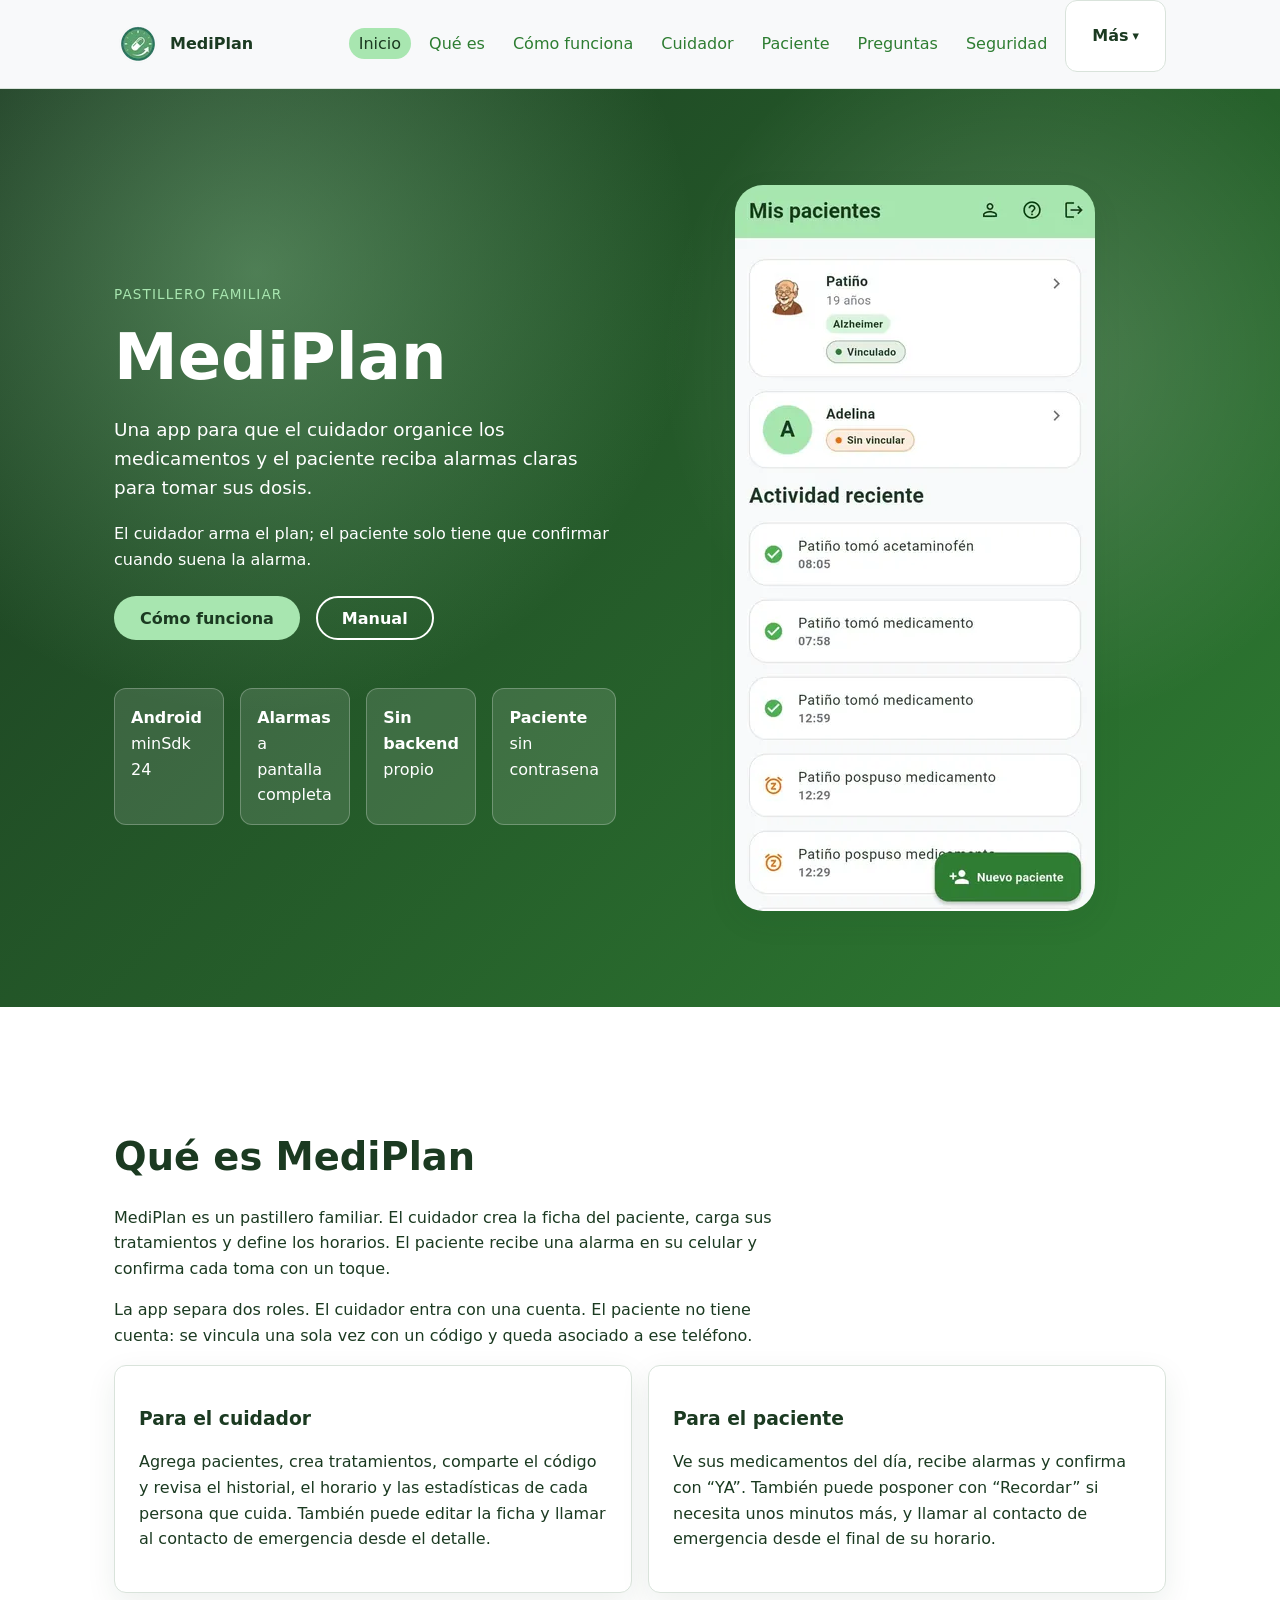
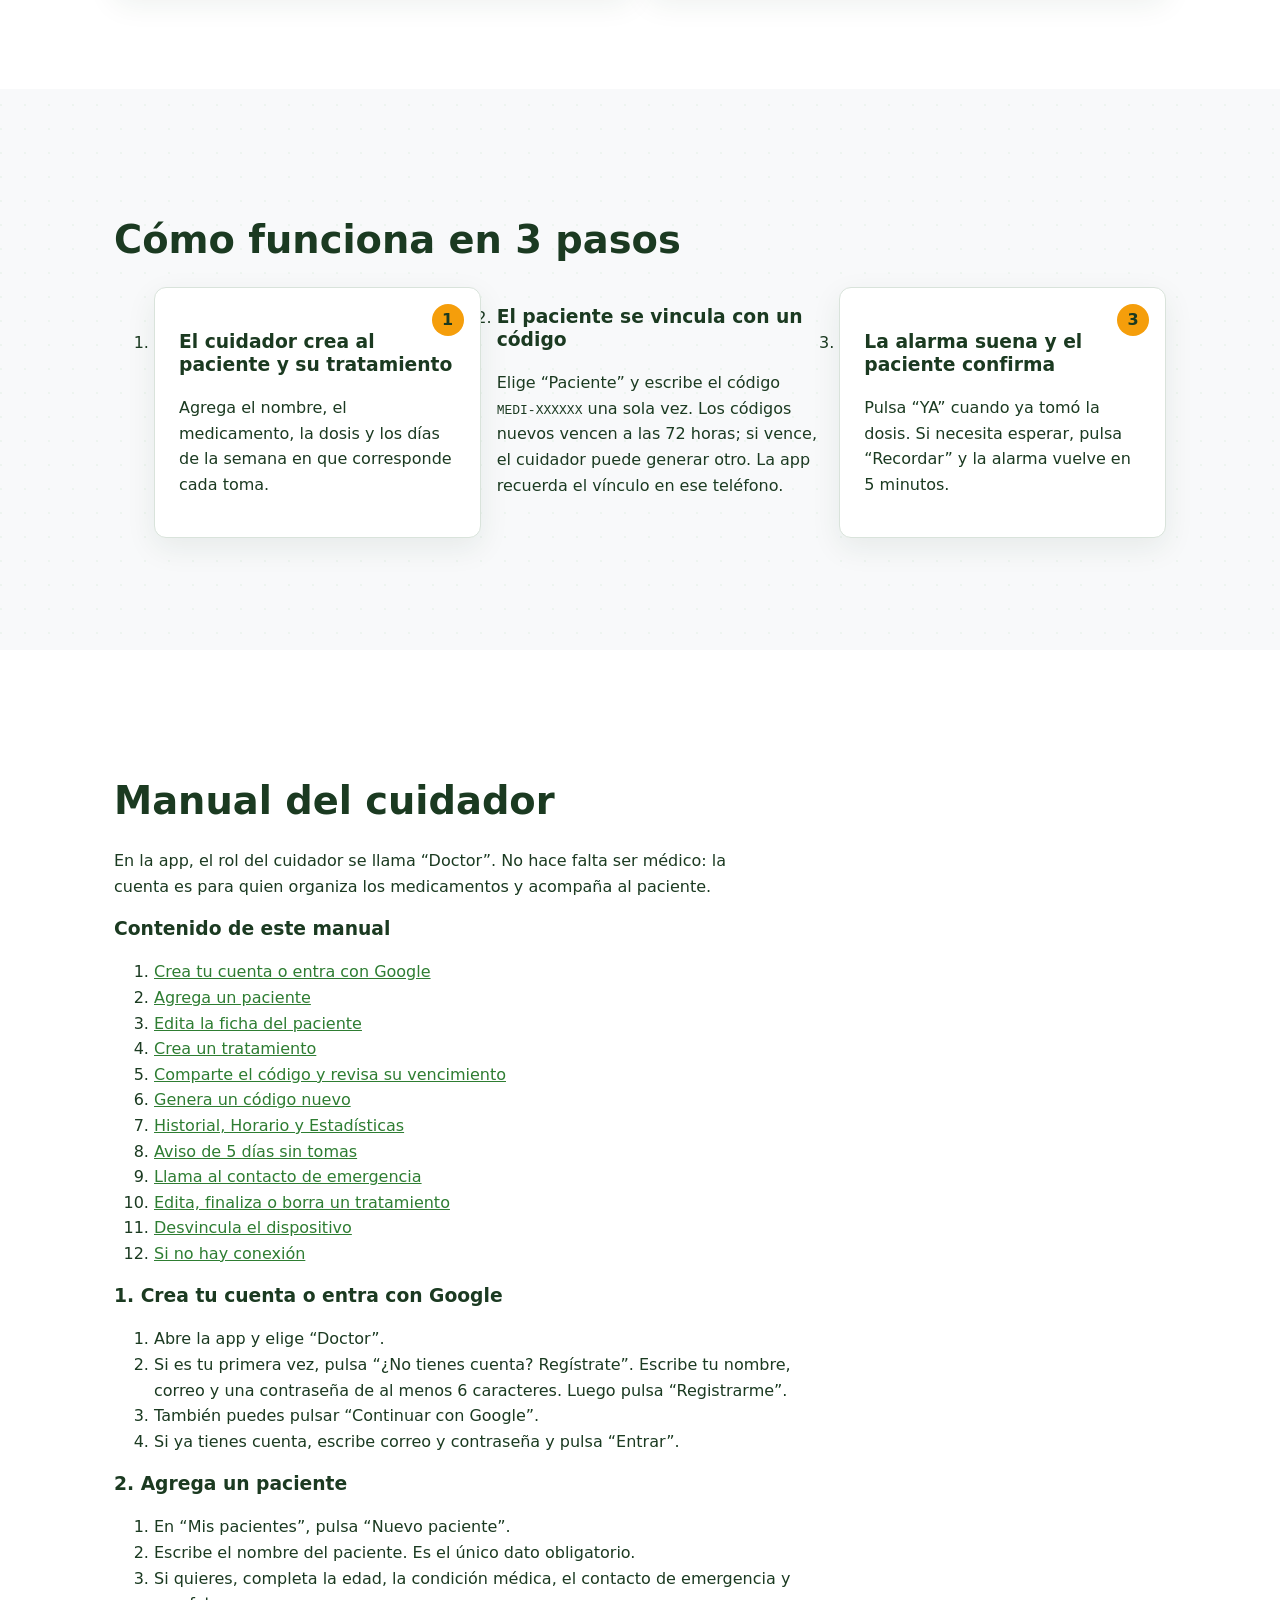
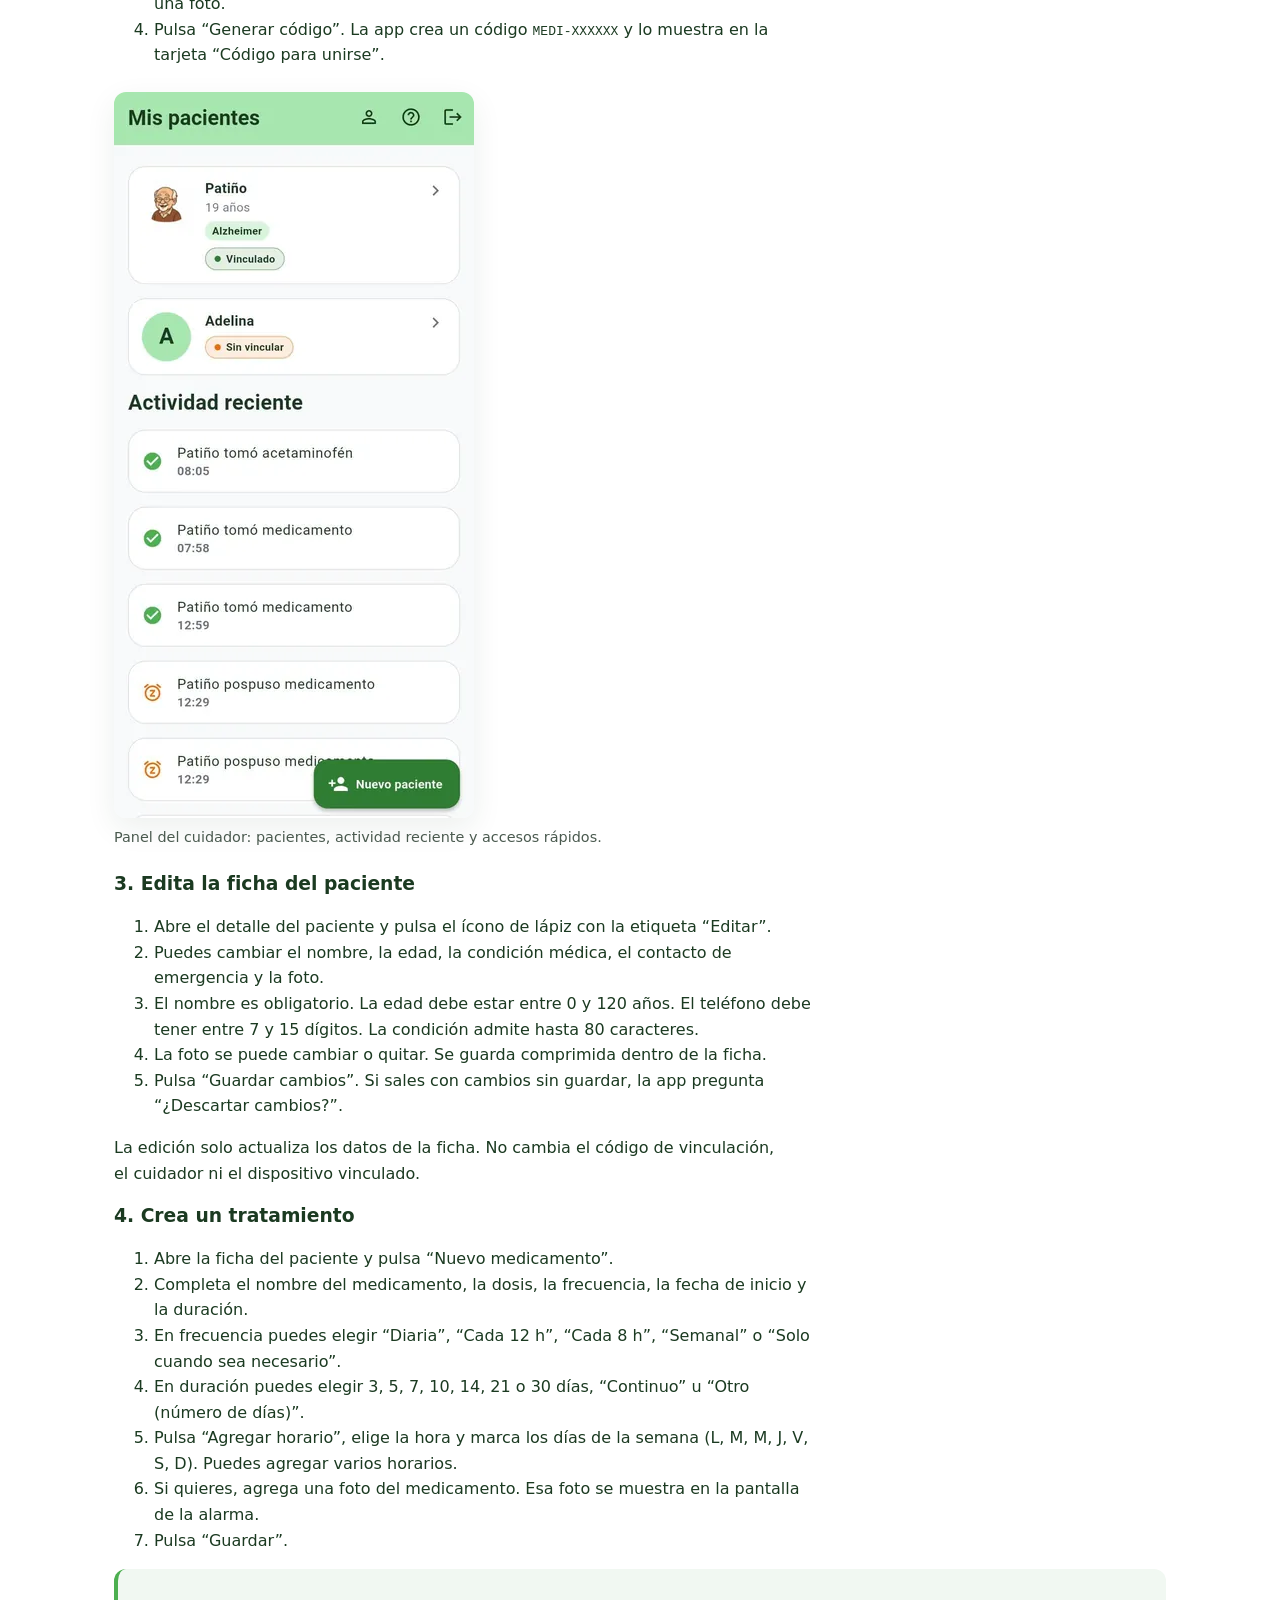
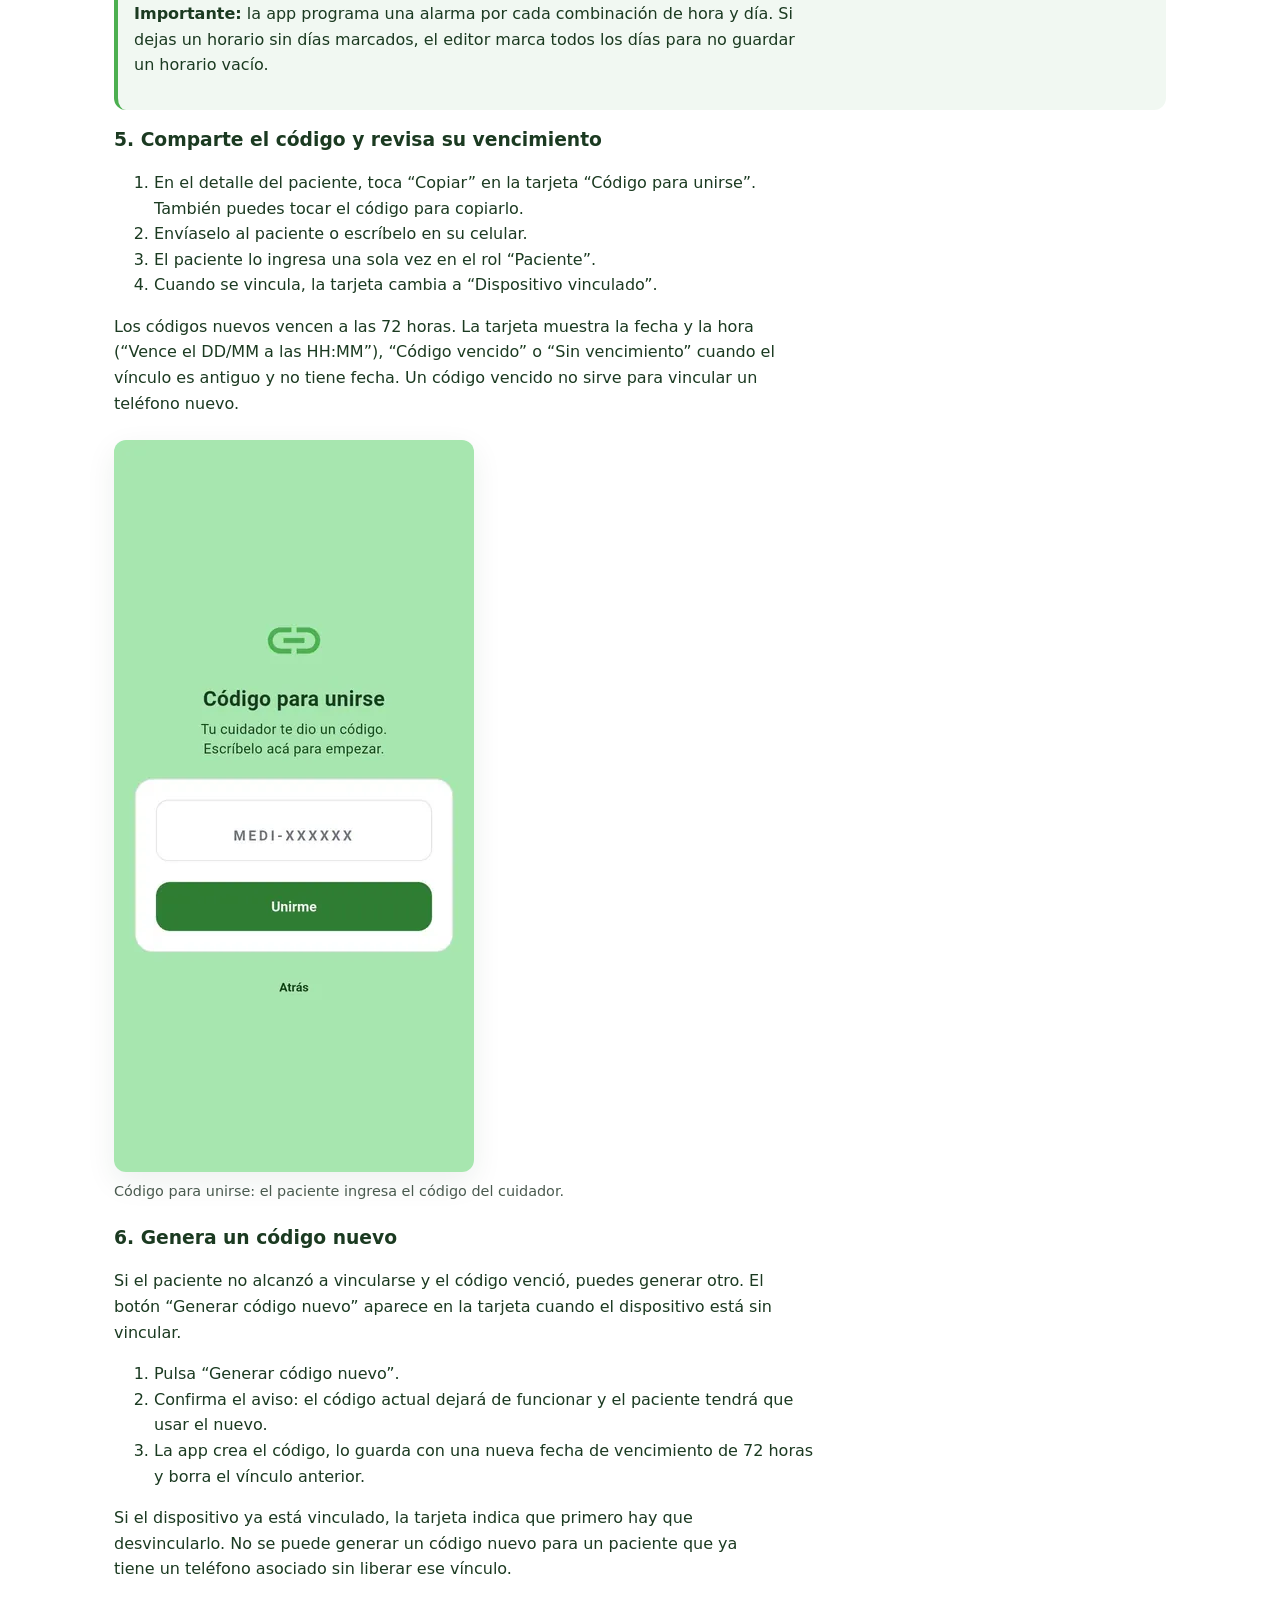
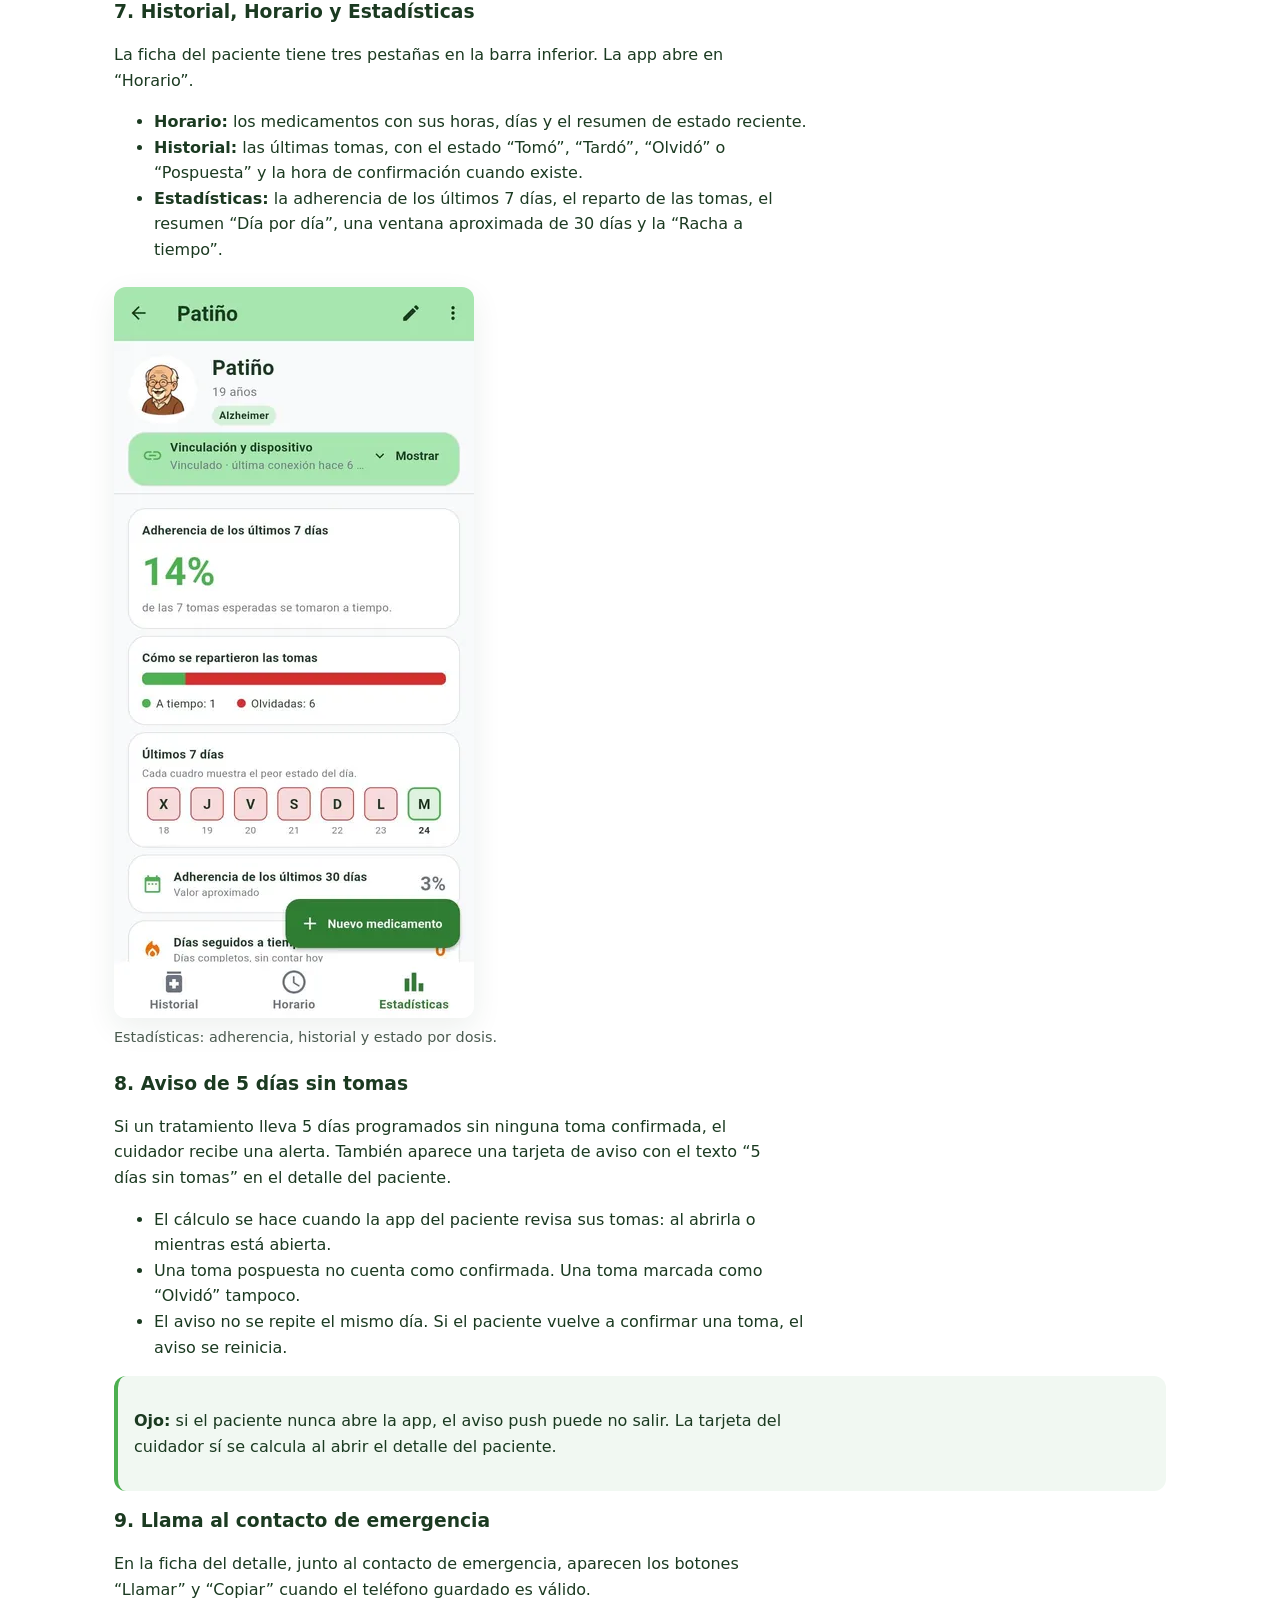
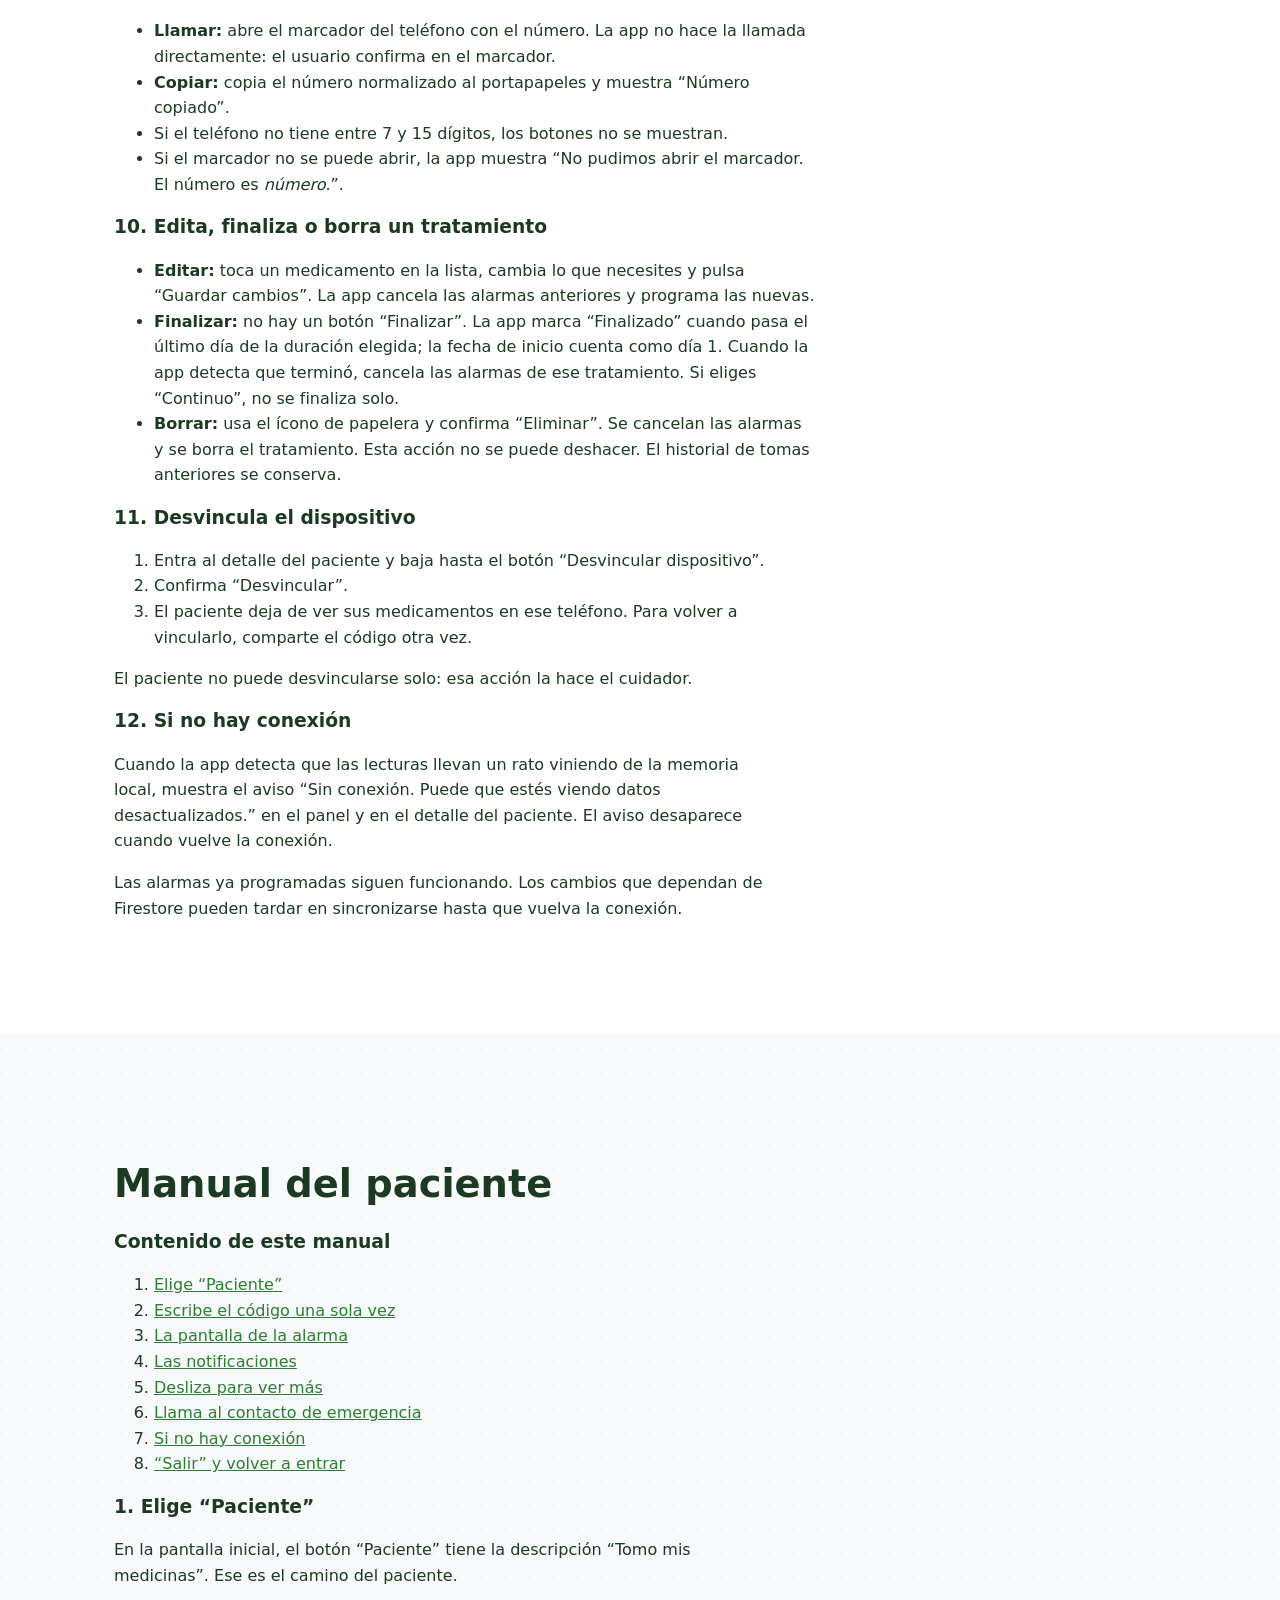
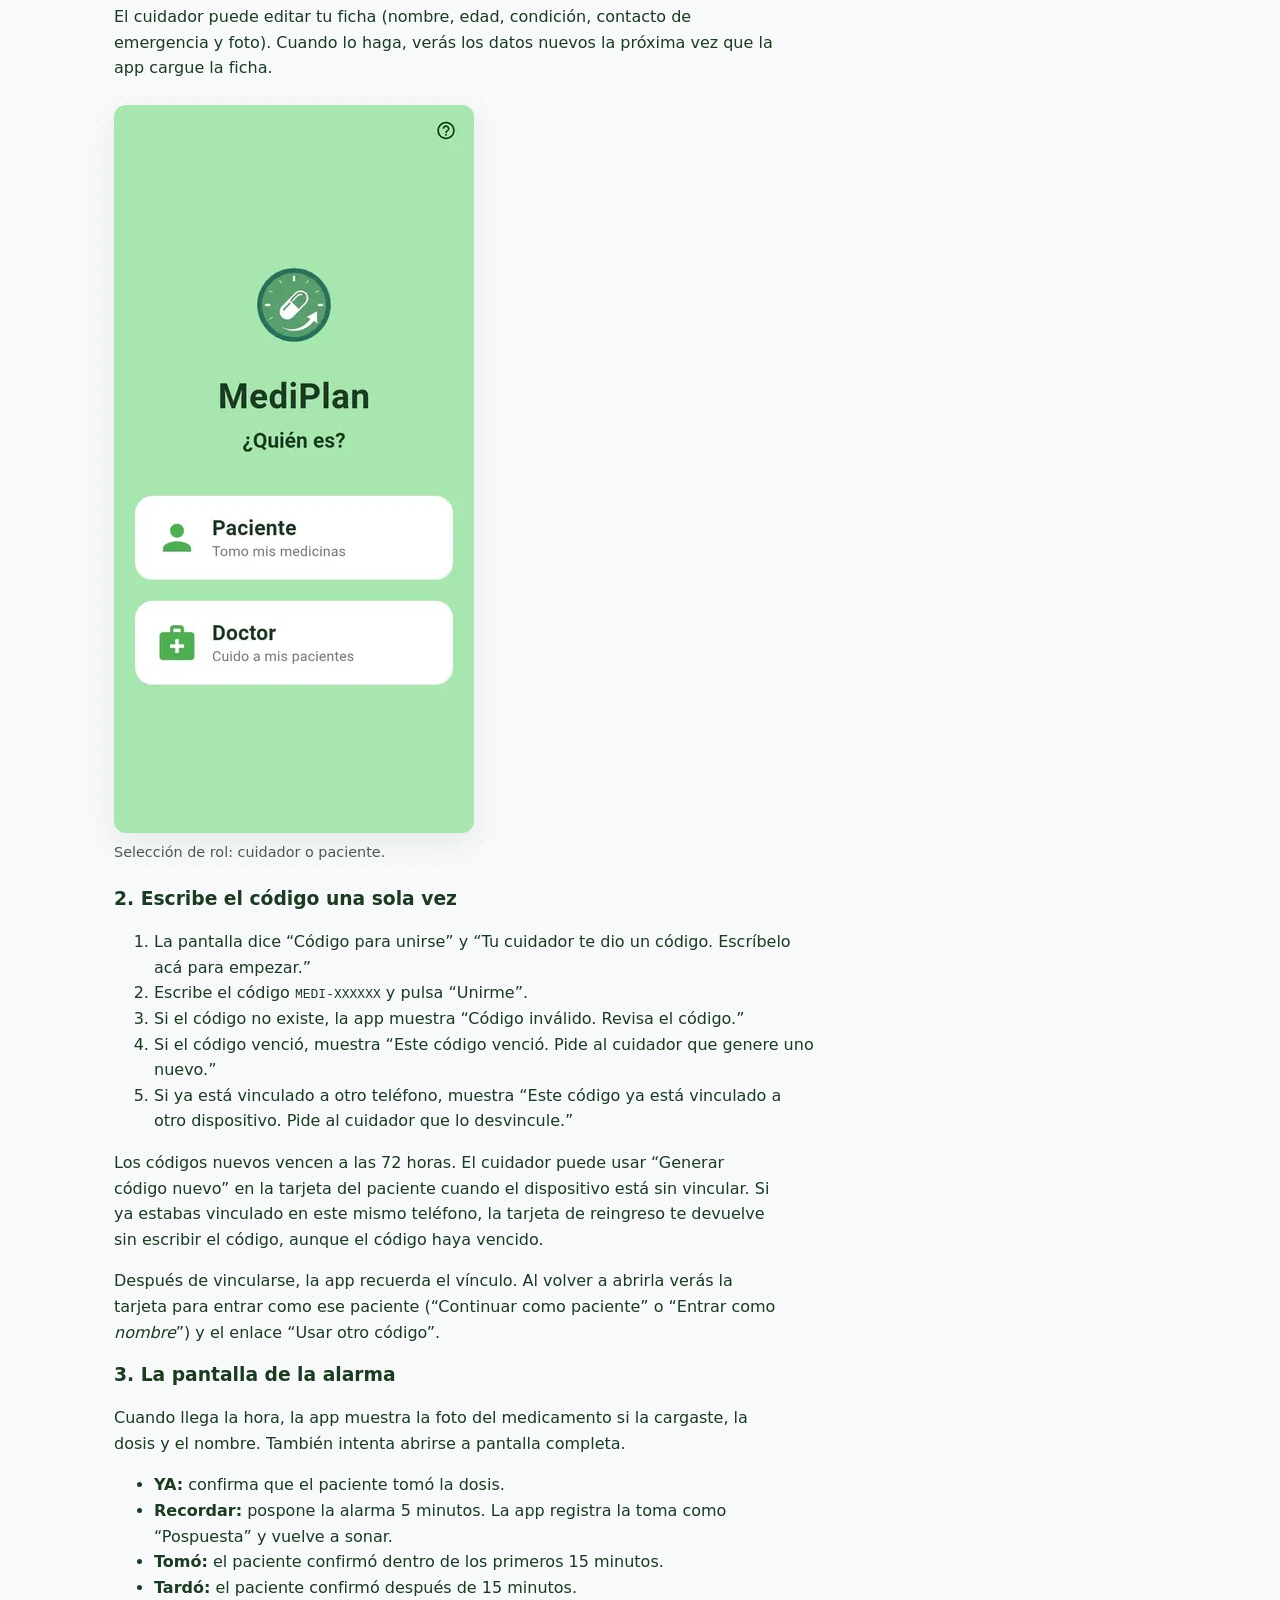
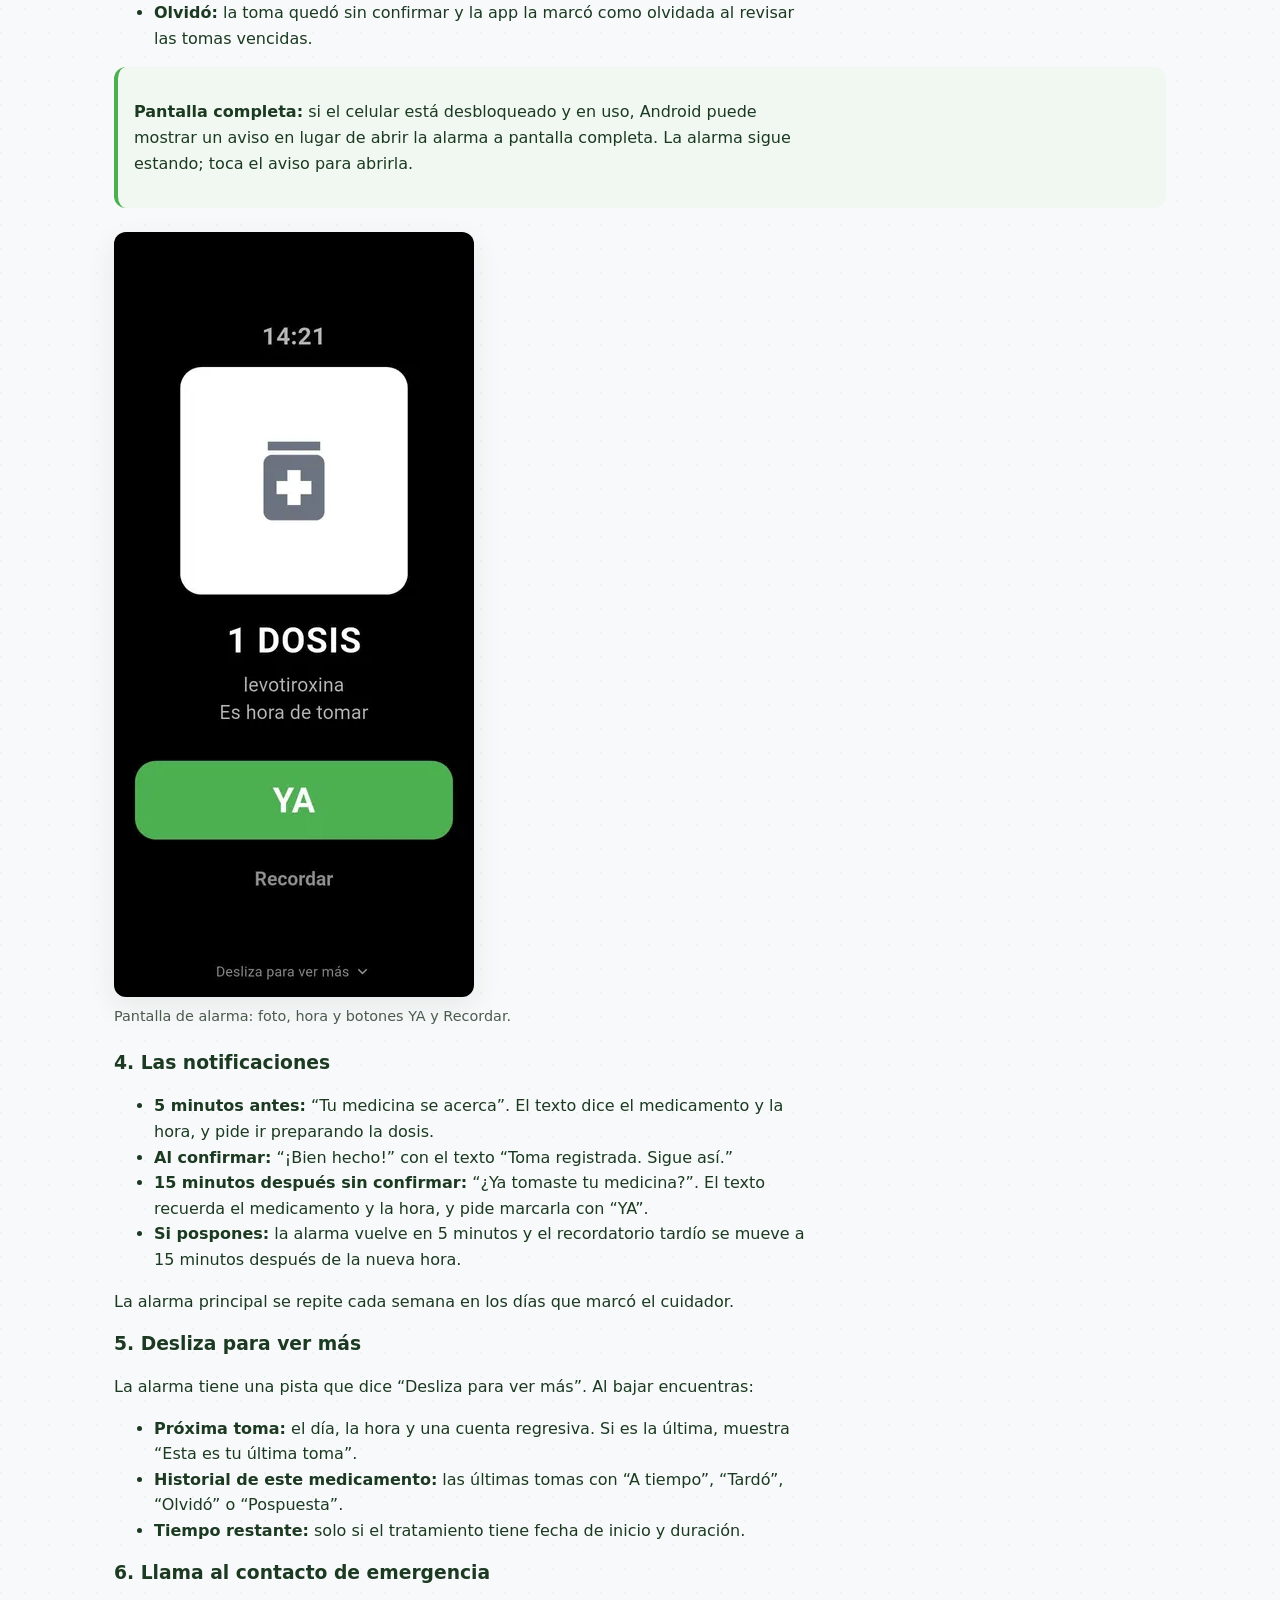
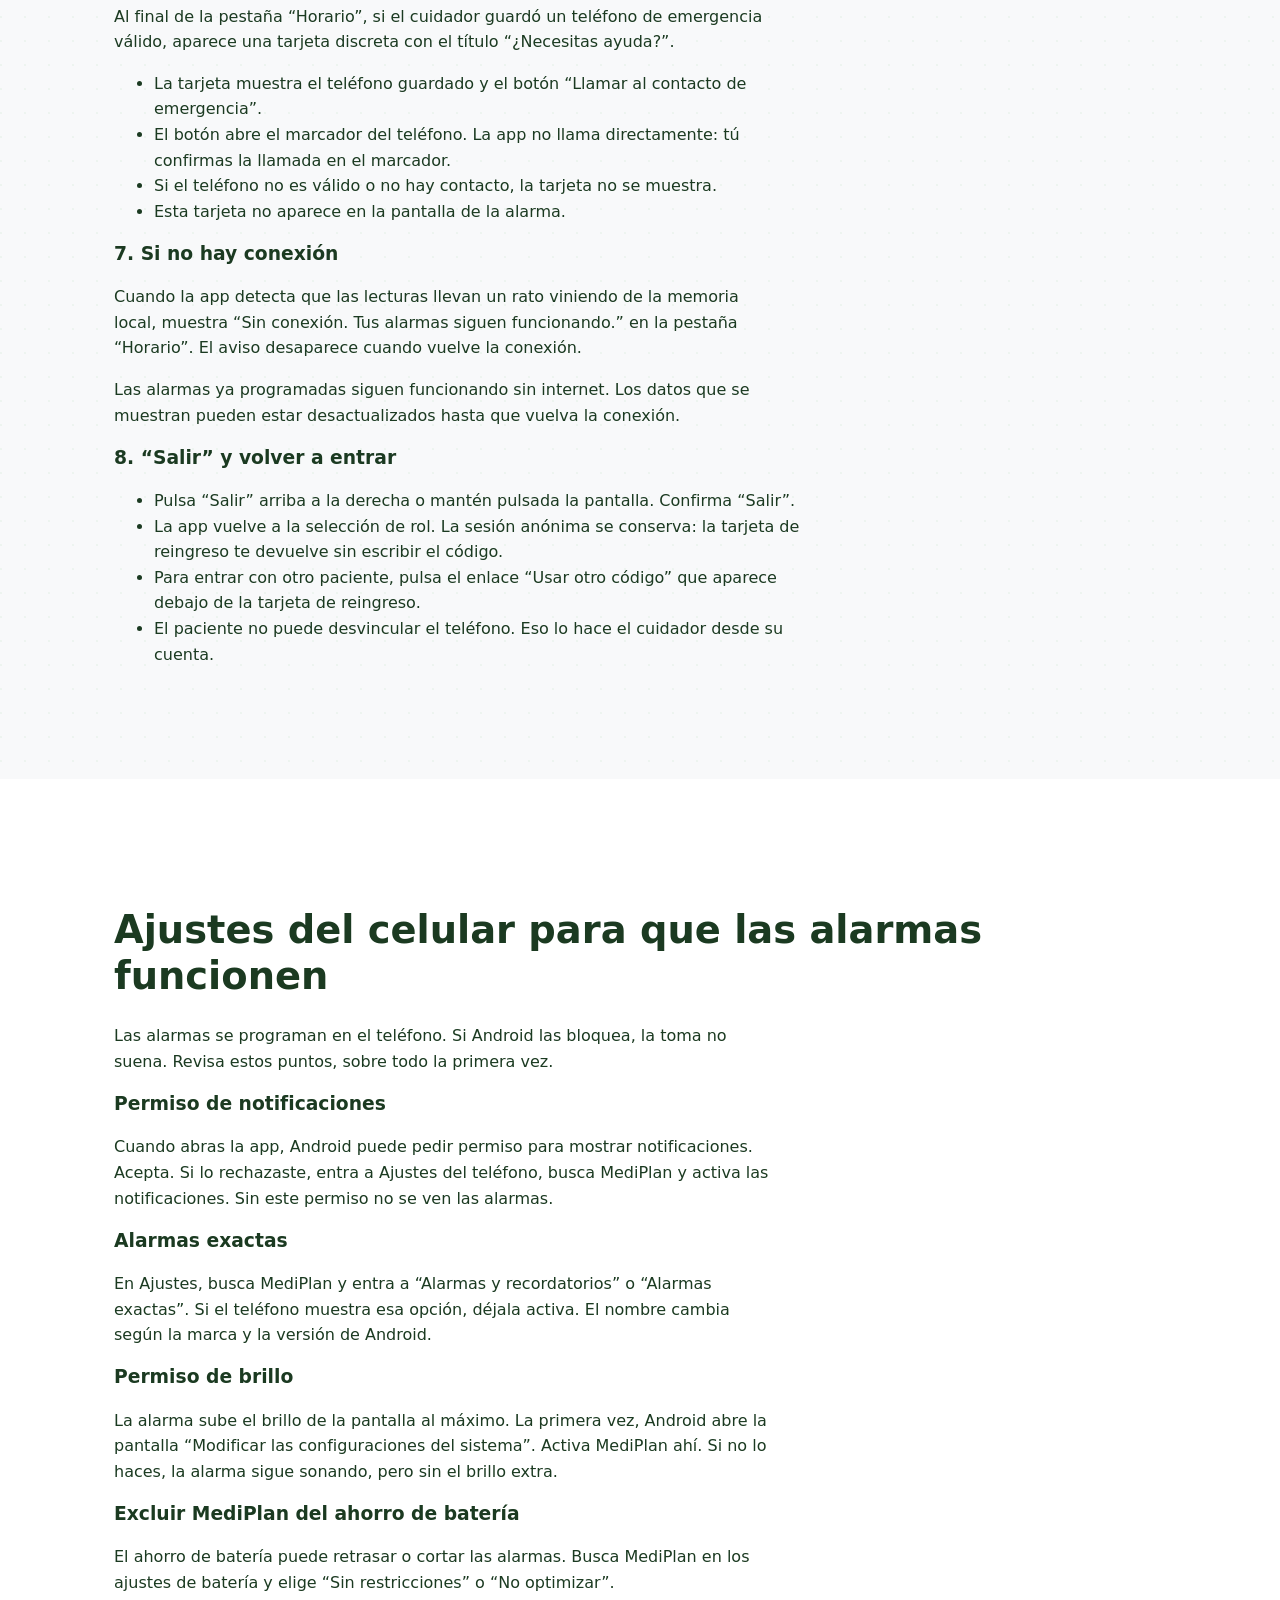
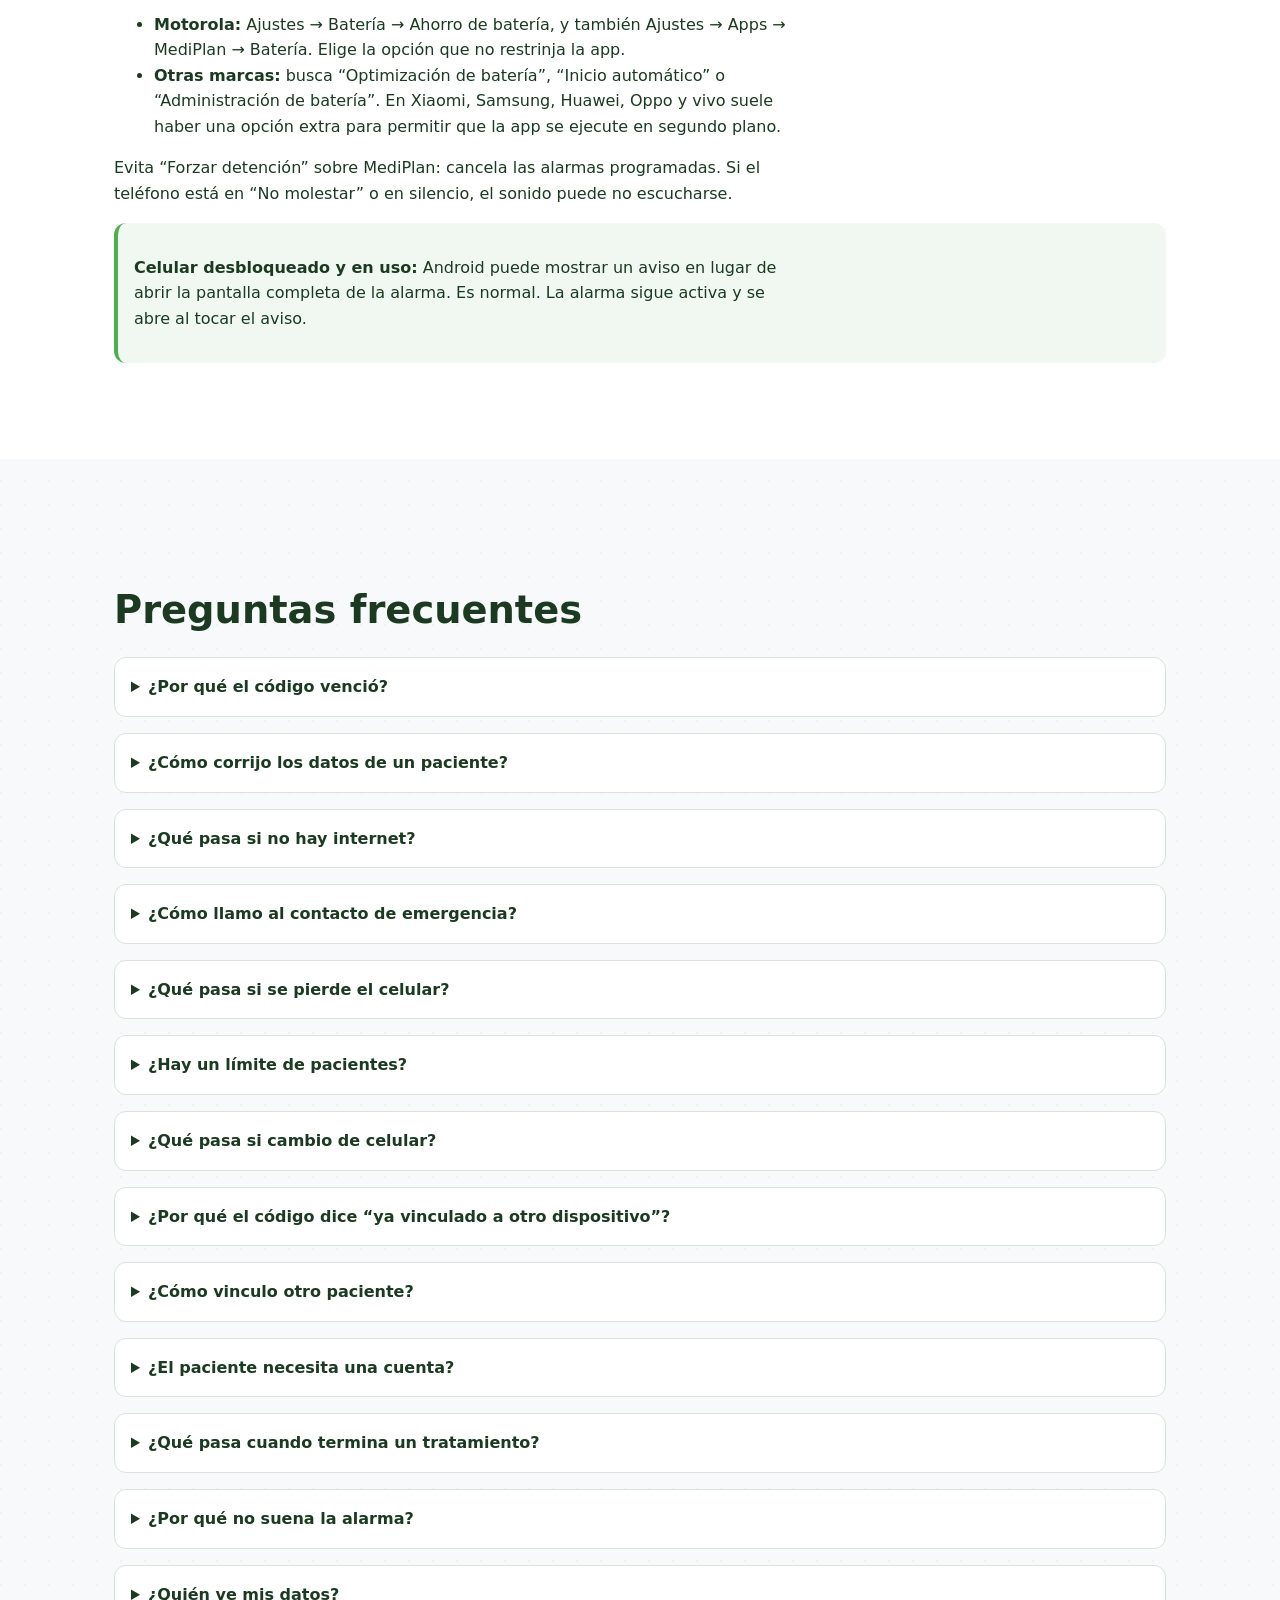
<file: docs/index.html>
﻿<!DOCTYPE html>
<html lang="es">
<head>
  <meta charset="utf-8">
<!--
  MediPlan · Página de presentación y manual
  ==========================================
  ANTES DE PUBLICAR, completa los marcadores de la sección #creditos:
    Equipo:   David Steven Patiño Rueda
    Contacto: dspatino@uts.edu.co

  No hay JavaScript, enlaces externos, analíticas, cookies ni recursos remotos.
-->
  <meta name="viewport" content="width=device-width, initial-scale=1">
  <meta name="color-scheme" content="light dark">
  <meta name="description" content="MediPlan: pastillero familiar para cuidadores y pacientes. Manual de uso, alarmas, seguridad, límites y privacidad.">
  <meta name="theme-color" content="#A8E6B0">
  <link rel="canonical" href="https://mediplan-35953.web.app/">
  <title>MediPlan · Pastillero familiar</title>
  <link rel="icon" href="favicon.ico" sizes="any">
  <link rel="icon" href="favicon.svg" type="image/svg+xml">
  <link rel="apple-touch-icon" href="apple-touch-icon.png" sizes="180x180">
  <link rel="manifest" href="manifest.webmanifest">
  <meta property="og:type" content="website">
  <meta property="og:site_name" content="MediPlan">
  <meta property="og:title" content="MediPlan · Pastillero familiar">
  <meta property="og:description" content="MediPlan: pastillero familiar para cuidadores y pacientes. Manual de uso, alarmas, seguridad, límites y privacidad.">
  <meta property="og:url" content="https://mediplan-35953.web.app/">
  <meta property="og:image" content="https://mediplan-35953.web.app/img/og.png">
  <meta property="og:image:type" content="image/png">
  <meta property="og:image:width" content="1200">
  <meta property="og:image:height" content="630">
  <meta property="og:image:alt" content="Logo de MediPlan y el texto: el cuidador arma el plan, el paciente confirma cada toma.">
  <meta property="og:locale" content="es_CO">
  <meta name="twitter:card" content="summary_large_image">
  <meta name="twitter:title" content="MediPlan · Pastillero familiar">
  <meta name="twitter:description" content="MediPlan: pastillero familiar para cuidadores y pacientes. Manual de uso, alarmas, seguridad, límites y privacidad.">
  <meta name="twitter:image" content="https://mediplan-35953.web.app/img/og.png">
  <meta name="twitter:image:alt" content="Logo de MediPlan y el texto: el cuidador arma el plan, el paciente confirma cada toma.">
  <link rel="stylesheet" href="styles.min.css">
</head>
<body id="top">
  <a class="skip-link" href="#contenido">Saltar al contenido</a>

  <header class="site-header">
    <div class="wrap header-inner">
      <a class="brand" href="#inicio" aria-label="MediPlan, volver al inicio">
        <picture>
          <source type="image/webp" srcset="img/logo-48.webp 1x, img/logo-96.webp 2x">
          <img src="img/logo-48.png" srcset="img/logo-48.png 1x, img/logo-96.png 2x" alt="Logo de MediPlan: reloj verde con una cápsula y una flecha circular" width="48" height="48" decoding="async">
        </picture>
        <span>MediPlan</span>
      </a>

      <details class="menu-movil">
        <summary>Menú</summary>
        <nav aria-label="Navegación principal en móvil">
          <ul class="nav-list">
            <li><a href="#inicio" aria-current="page">Inicio</a></li>
            <li><a href="#que-es">Qué es</a></li>
            <li><a href="#como-funciona">Cómo funciona</a></li>
            <li><a href="#manual-cuidador">Cuidador</a></li>
            <li><a href="#manual-paciente">Paciente</a></li>
            <li><a href="#ajustes">Ajustes</a></li>
            <li><a href="#faq">Preguntas</a></li>
            <li><a href="#arquitectura">Arquitectura</a></li>
            <li><a href="#privacidad">Seguridad</a></li>
            <li><a href="#novedades">Novedades</a></li>
          </ul>
        </nav>
      </details>

            <nav class="nav-desktop" aria-label="Navegación principal">
        <ul class="nav-list">
          <li><a href="#inicio" aria-current="page">Inicio</a></li>
          <li><a href="#que-es">Qué es</a></li>
          <li><a href="#como-funciona">Cómo funciona</a></li>
          <li><a href="#manual-cuidador">Cuidador</a></li>
          <li><a href="#manual-paciente">Paciente</a></li>
          <li><a href="#faq">Preguntas</a></li>
          <li><a href="#privacidad">Seguridad</a></li>
          <li>
            <details class="nav-more">
              <summary>Más</summary>
              <ul>
                <li><a href="#ajustes">Ajustes</a></li>
                <li><a href="#arquitectura">Arquitectura</a></li>
                <li><a href="#novedades">Novedades</a></li>
              </ul>
            </details>
          </li>
        </ul>
      </nav>
    </div>
  </header>

  <main id="contenido">
    <section id="inicio" class="hero" aria-labelledby="inicio-titulo">
      <div class="wrap hero-grid">
        <div>
          <p class="eyebrow">Pastillero familiar</p>
          <h1 id="inicio-titulo">MediPlan</h1>
          <p class="lead">Una app para que el cuidador organice los medicamentos y el paciente reciba alarmas claras para tomar sus dosis.</p>
          <p>El cuidador arma el plan; el paciente solo tiene que confirmar cuando suena la alarma.</p>
          <div class="actions">
            <a class="btn btn-primary" href="#como-funciona">Cómo funciona</a>
            <a class="btn btn-secondary" href="#manual-cuidador">Manual</a>
          </div>
          <div class="hero-stats">
            <div class="hero-stat"><strong>Android</strong><br>minSdk 24</div>
            <div class="hero-stat"><strong>Alarmas</strong><br>a pantalla completa</div>
            <div class="hero-stat"><strong>Sin backend</strong><br>propio</div>
            <div class="hero-stat"><strong>Paciente</strong><br>sin contrasena</div>
          </div>
        </div>
                <div class="hero-art">
          <picture>
            <source type="image/webp" srcset="img/captura-panel-cuidador-360.webp 1x, img/captura-panel-cuidador-720.webp 2x">
            <img src="img/captura-panel-cuidador-360.png" srcset="img/captura-panel-cuidador-360.png 1x, img/captura-panel-cuidador-720.png 2x" alt="Pantalla del cuidador con la lista de pacientes y actividad reciente" width="360" height="726" fetchpriority="high" decoding="async">
          </picture>
        </div>
      </div>
    </section>

    <section id="que-es" class="section" aria-labelledby="que-es-titulo">
      <div class="wrap">
        <h2 id="que-es-titulo">Qué es MediPlan</h2>
        <p>MediPlan es un pastillero familiar. El cuidador crea la ficha del paciente, carga sus tratamientos y define los horarios. El paciente recibe una alarma en su celular y confirma cada toma con un toque.</p>
        <p>La app separa dos roles. El cuidador entra con una cuenta. El paciente no tiene cuenta: se vincula una sola vez con un código y queda asociado a ese teléfono.</p>
        <div class="cards two">
          <article class="card">
            <h3>Para el cuidador</h3>
            <p>Agrega pacientes, crea tratamientos, comparte el código y revisa el historial, el horario y las estadísticas de cada persona que cuida. También puede editar la ficha y llamar al contacto de emergencia desde el detalle.</p>
          </article>
          <article class="card">
            <h3>Para el paciente</h3>
            <p>Ve sus medicamentos del día, recibe alarmas y confirma con “YA”. También puede posponer con “Recordar” si necesita unos minutos más, y llamar al contacto de emergencia desde el final de su horario.</p>
          </article>
        </div>
      </div>
    </section>

    <section id="como-funciona" class="section" aria-labelledby="como-funciona-titulo">
      <div class="wrap">
        <h2 id="como-funciona-titulo">Cómo funciona en 3 pasos</h2>
        <ol class="steps">
          <li class="step" data-step="1">
            <h3>El cuidador crea al paciente y su tratamiento</h3>
            <p>Agrega el nombre, el medicamento, la dosis y los días de la semana en que corresponde cada toma.</p>
          </li>
          <li>
            <h3>El paciente se vincula con un código</h3>
            <p>Elige “Paciente” y escribe el código <code>MEDI-XXXXXX</code> una sola vez. Los códigos nuevos vencen a las 72 horas; si vence, el cuidador puede generar otro. La app recuerda el vínculo en ese teléfono.</p>
          </li>
          <li class="step" data-step="3">
            <h3>La alarma suena y el paciente confirma</h3>
            <p>Pulsa “YA” cuando ya tomó la dosis. Si necesita esperar, pulsa “Recordar” y la alarma vuelve en 5 minutos.</p>
          </li>
        </ol>
      </div>
    </section>

    <section id="manual-cuidador" class="section" aria-labelledby="manual-cuidador-titulo">
      <div class="wrap">
        <h2 id="manual-cuidador-titulo">Manual del cuidador</h2>
        <p>En la app, el rol del cuidador se llama “Doctor”. No hace falta ser médico: la cuenta es para quien organiza los medicamentos y acompaña al paciente.</p>

        <nav class="toc" aria-labelledby="toc-cuidador-titulo">
          <h3 id="toc-cuidador-titulo">Contenido de este manual</h3>
          <ol>
            <li><a href="#cuidador-cuenta">Crea tu cuenta o entra con Google</a></li>
            <li><a href="#cuidador-paciente">Agrega un paciente</a></li>
            <li><a href="#cuidador-editar-ficha">Edita la ficha del paciente</a></li>
            <li><a href="#cuidador-tratamiento">Crea un tratamiento</a></li>
            <li><a href="#cuidador-codigo">Comparte el código y revisa su vencimiento</a></li>
            <li><a href="#cuidador-codigo-nuevo">Genera un código nuevo</a></li>
            <li><a href="#cuidador-pestanas">Historial, Horario y Estadísticas</a></li>
            <li><a href="#cuidador-aviso">Aviso de 5 días sin tomas</a></li>
            <li><a href="#cuidador-contacto">Llama al contacto de emergencia</a></li>
            <li><a href="#cuidador-editar-tratamiento">Edita, finaliza o borra un tratamiento</a></li>
            <li><a href="#cuidador-desvincular">Desvincula el dispositivo</a></li>
            <li><a href="#cuidador-sin-conexion">Si no hay conexión</a></li>
          </ol>
        </nav>

        <h3 id="cuidador-cuenta">1. Crea tu cuenta o entra con Google</h3>
        <ol>
          <li>Abre la app y elige “Doctor”.</li>
          <li>Si es tu primera vez, pulsa “¿No tienes cuenta? Regístrate”. Escribe tu nombre, correo y una contraseña de al menos 6 caracteres. Luego pulsa “Registrarme”.</li>
          <li>También puedes pulsar “Continuar con Google”.</li>
          <li>Si ya tienes cuenta, escribe correo y contraseña y pulsa “Entrar”.</li>
        </ol>

        <h3 id="cuidador-paciente">2. Agrega un paciente</h3>
        <ol>
          <li>En “Mis pacientes”, pulsa “Nuevo paciente”.</li>
          <li>Escribe el nombre del paciente. Es el único dato obligatorio.</li>
          <li>Si quieres, completa la edad, la condición médica, el contacto de emergencia y una foto.</li>
          <li>Pulsa “Generar código”. La app crea un código <code>MEDI-XXXXXX</code> y lo muestra en la tarjeta “Código para unirse”.</li>
        </ol>
        <figure>
          <picture>
            <source type="image/webp" srcset="img/captura-panel-cuidador-360.webp 1x, img/captura-panel-cuidador-720.webp 2x">
            <img src="img/captura-panel-cuidador-360.png" srcset="img/captura-panel-cuidador-360.png 1x, img/captura-panel-cuidador-720.png 2x" alt="Panel del cuidador con la lista de pacientes, actividad reciente y accesos rápidos" width="360" height="726" loading="lazy" decoding="async">
          </picture>
          <figcaption>Panel del cuidador: pacientes, actividad reciente y accesos rápidos.</figcaption>
        </figure>

        <h3 id="cuidador-editar-ficha">3. Edita la ficha del paciente</h3>
        <ol>
          <li>Abre el detalle del paciente y pulsa el ícono de lápiz con la etiqueta “Editar”.</li>
          <li>Puedes cambiar el nombre, la edad, la condición médica, el contacto de emergencia y la foto.</li>
          <li>El nombre es obligatorio. La edad debe estar entre 0 y 120 años. El teléfono debe tener entre 7 y 15 dígitos. La condición admite hasta 80 caracteres.</li>
          <li>La foto se puede cambiar o quitar. Se guarda comprimida dentro de la ficha.</li>
          <li>Pulsa “Guardar cambios”. Si sales con cambios sin guardar, la app pregunta “¿Descartar cambios?”.</li>
        </ol>
        <p>La edición solo actualiza los datos de la ficha. No cambia el código de vinculación, el cuidador ni el dispositivo vinculado.</p>

        <h3 id="cuidador-tratamiento">4. Crea un tratamiento</h3>
        <ol>
          <li>Abre la ficha del paciente y pulsa “Nuevo medicamento”.</li>
          <li>Completa el nombre del medicamento, la dosis, la frecuencia, la fecha de inicio y la duración.</li>
          <li>En frecuencia puedes elegir “Diaria”, “Cada 12 h”, “Cada 8 h”, “Semanal” o “Solo cuando sea necesario”.</li>
          <li>En duración puedes elegir 3, 5, 7, 10, 14, 21 o 30 días, “Continuo” u “Otro (número de días)”.</li>
          <li>Pulsa “Agregar horario”, elige la hora y marca los días de la semana (L, M, M, J, V, S, D). Puedes agregar varios horarios.</li>
          <li>Si quieres, agrega una foto del medicamento. Esa foto se muestra en la pantalla de la alarma.</li>
          <li>Pulsa “Guardar”.</li>
        </ol>
        <div class="callout">
          <p><strong>Importante:</strong> la app programa una alarma por cada combinación de hora y día. Si dejas un horario sin días marcados, el editor marca todos los días para no guardar un horario vacío.</p>
        </div>

        <h3 id="cuidador-codigo">5. Comparte el código y revisa su vencimiento</h3>
        <ol>
          <li>En el detalle del paciente, toca “Copiar” en la tarjeta “Código para unirse”. También puedes tocar el código para copiarlo.</li>
          <li>Envíaselo al paciente o escríbelo en su celular.</li>
          <li>El paciente lo ingresa una sola vez en el rol “Paciente”.</li>
          <li>Cuando se vincula, la tarjeta cambia a “Dispositivo vinculado”.</li>
        </ol>
        <p>Los códigos nuevos vencen a las 72 horas. La tarjeta muestra la fecha y la hora (“Vence el DD/MM a las HH:MM”), “Código vencido” o “Sin vencimiento” cuando el vínculo es antiguo y no tiene fecha. Un código vencido no sirve para vincular un teléfono nuevo.</p>
        <figure>
          <picture>
            <source type="image/webp" srcset="img/captura-codigo-360.webp 1x, img/captura-codigo-720.webp 2x">
            <img src="img/captura-codigo-360.png" srcset="img/captura-codigo-360.png 1x, img/captura-codigo-720.png 2x" alt="Pantalla para ingresar el código MEDI-XXXXXX y unirse como paciente" width="360" height="732" loading="lazy" decoding="async">
          </picture>
          <figcaption>Código para unirse: el paciente ingresa el código del cuidador.</figcaption>
        </figure>

        <h3 id="cuidador-codigo-nuevo">6. Genera un código nuevo</h3>
        <p>Si el paciente no alcanzó a vincularse y el código venció, puedes generar otro. El botón “Generar código nuevo” aparece en la tarjeta cuando el dispositivo está sin vincular.</p>
        <ol>
          <li>Pulsa “Generar código nuevo”.</li>
          <li>Confirma el aviso: el código actual dejará de funcionar y el paciente tendrá que usar el nuevo.</li>
          <li>La app crea el código, lo guarda con una nueva fecha de vencimiento de 72 horas y borra el vínculo anterior.</li>
        </ol>
        <p>Si el dispositivo ya está vinculado, la tarjeta indica que primero hay que desvincularlo. No se puede generar un código nuevo para un paciente que ya tiene un teléfono asociado sin liberar ese vínculo.</p>

        <h3 id="cuidador-pestanas">7. Historial, Horario y Estadísticas</h3>
        <p>La ficha del paciente tiene tres pestañas en la barra inferior. La app abre en “Horario”.</p>
        <ul>
          <li><strong>Horario:</strong> los medicamentos con sus horas, días y el resumen de estado reciente.</li>
          <li><strong>Historial:</strong> las últimas tomas, con el estado “Tomó”, “Tardó”, “Olvidó” o “Pospuesta” y la hora de confirmación cuando existe.</li>
          <li><strong>Estadísticas:</strong> la adherencia de los últimos 7 días, el reparto de las tomas, el resumen “Día por día”, una ventana aproximada de 30 días y la “Racha a tiempo”.</li>
        </ul>
        <figure>
          <picture>
            <source type="image/webp" srcset="img/captura-estadisticas-360.webp 1x, img/captura-estadisticas-720.webp 2x">
            <img src="img/captura-estadisticas-360.png" srcset="img/captura-estadisticas-360.png 1x, img/captura-estadisticas-720.png 2x" alt="Estadísticas de adherencia, historial y estado por dosis del paciente" width="360" height="731" loading="lazy" decoding="async">
          </picture>
          <figcaption>Estadísticas: adherencia, historial y estado por dosis.</figcaption>
        </figure>

        <h3 id="cuidador-aviso">8. Aviso de 5 días sin tomas</h3>
        <p>Si un tratamiento lleva 5 días programados sin ninguna toma confirmada, el cuidador recibe una alerta. También aparece una tarjeta de aviso con el texto “5 días sin tomas” en el detalle del paciente.</p>
        <ul>
          <li>El cálculo se hace cuando la app del paciente revisa sus tomas: al abrirla o mientras está abierta.</li>
          <li>Una toma pospuesta no cuenta como confirmada. Una toma marcada como “Olvidó” tampoco.</li>
          <li>El aviso no se repite el mismo día. Si el paciente vuelve a confirmar una toma, el aviso se reinicia.</li>
        </ul>
        <div class="callout callout-warning">
          <p><strong>Ojo:</strong> si el paciente nunca abre la app, el aviso push puede no salir. La tarjeta del cuidador sí se calcula al abrir el detalle del paciente.</p>
        </div>

        <h3 id="cuidador-contacto">9. Llama al contacto de emergencia</h3>
        <p>En la ficha del detalle, junto al contacto de emergencia, aparecen los botones “Llamar” y “Copiar” cuando el teléfono guardado es válido.</p>
        <ul>
          <li><strong>Llamar:</strong> abre el marcador del teléfono con el número. La app no hace la llamada directamente: el usuario confirma en el marcador.</li>
          <li><strong>Copiar:</strong> copia el número normalizado al portapapeles y muestra “Número copiado”.</li>
          <li>Si el teléfono no tiene entre 7 y 15 dígitos, los botones no se muestran.</li>
          <li>Si el marcador no se puede abrir, la app muestra “No pudimos abrir el marcador. El número es <em>número</em>.”.</li>
        </ul>

        <h3 id="cuidador-editar-tratamiento">10. Edita, finaliza o borra un tratamiento</h3>
        <ul>
          <li><strong>Editar:</strong> toca un medicamento en la lista, cambia lo que necesites y pulsa “Guardar cambios”. La app cancela las alarmas anteriores y programa las nuevas.</li>
          <li><strong>Finalizar:</strong> no hay un botón “Finalizar”. La app marca “Finalizado” cuando pasa el último día de la duración elegida; la fecha de inicio cuenta como día 1. Cuando la app detecta que terminó, cancela las alarmas de ese tratamiento. Si eliges “Continuo”, no se finaliza solo.</li>
          <li><strong>Borrar:</strong> usa el ícono de papelera y confirma “Eliminar”. Se cancelan las alarmas y se borra el tratamiento. Esta acción no se puede deshacer. El historial de tomas anteriores se conserva.</li>
        </ul>

        <h3 id="cuidador-desvincular">11. Desvincula el dispositivo</h3>
        <ol>
          <li>Entra al detalle del paciente y baja hasta el botón “Desvincular dispositivo”.</li>
          <li>Confirma “Desvincular”.</li>
          <li>El paciente deja de ver sus medicamentos en ese teléfono. Para volver a vincularlo, comparte el código otra vez.</li>
        </ol>
        <p>El paciente no puede desvincularse solo: esa acción la hace el cuidador.</p>

        <h3 id="cuidador-sin-conexion">12. Si no hay conexión</h3>
        <p>Cuando la app detecta que las lecturas llevan un rato viniendo de la memoria local, muestra el aviso “Sin conexión. Puede que estés viendo datos desactualizados.” en el panel y en el detalle del paciente. El aviso desaparece cuando vuelve la conexión.</p>
        <p>Las alarmas ya programadas siguen funcionando. Los cambios que dependan de Firestore pueden tardar en sincronizarse hasta que vuelva la conexión.</p>
      </div>
    </section>

    <section id="manual-paciente" class="section" aria-labelledby="manual-paciente-titulo">
      <div class="wrap">
        <h2 id="manual-paciente-titulo">Manual del paciente</h2>

        <nav class="toc" aria-labelledby="toc-paciente-titulo">
          <h3 id="toc-paciente-titulo">Contenido de este manual</h3>
          <ol>
            <li><a href="#paciente-rol">Elige “Paciente”</a></li>
            <li><a href="#paciente-codigo">Escribe el código una sola vez</a></li>
            <li><a href="#paciente-alarma">La pantalla de la alarma</a></li>
            <li><a href="#paciente-notificaciones">Las notificaciones</a></li>
            <li><a href="#paciente-desliza">Desliza para ver más</a></li>
            <li><a href="#paciente-contacto">Llama al contacto de emergencia</a></li>
            <li><a href="#paciente-sin-conexion">Si no hay conexión</a></li>
            <li><a href="#paciente-salir">“Salir” y volver a entrar</a></li>
          </ol>
        </nav>

        <h3 id="paciente-rol">1. Elige “Paciente”</h3>
        <p>En la pantalla inicial, el botón “Paciente” tiene la descripción “Tomo mis medicinas”. Ese es el camino del paciente.</p>
        <p>El cuidador puede editar tu ficha (nombre, edad, condición, contacto de emergencia y foto). Cuando lo haga, verás los datos nuevos la próxima vez que la app cargue la ficha.</p>
        <figure>
          <picture>
            <source type="image/webp" srcset="img/captura-seleccion-rol-360.webp 1x, img/captura-seleccion-rol-720.webp 2x">
            <img src="img/captura-seleccion-rol-360.png" srcset="img/captura-seleccion-rol-360.png 1x, img/captura-seleccion-rol-720.png 2x" alt="Pantalla inicial para elegir rol cuidador o paciente" width="360" height="728" loading="lazy" decoding="async">
          </picture>
          <figcaption>Selección de rol: cuidador o paciente.</figcaption>
        </figure>

        <h3 id="paciente-codigo">2. Escribe el código una sola vez</h3>
        <ol>
          <li>La pantalla dice “Código para unirse” y “Tu cuidador te dio un código. Escríbelo acá para empezar.”</li>
          <li>Escribe el código <code>MEDI-XXXXXX</code> y pulsa “Unirme”.</li>
          <li>Si el código no existe, la app muestra “Código inválido. Revisa el código.”</li>
          <li>Si el código venció, muestra “Este código venció. Pide al cuidador que genere uno nuevo.”</li>
          <li>Si ya está vinculado a otro teléfono, muestra “Este código ya está vinculado a otro dispositivo. Pide al cuidador que lo desvincule.”</li>
        </ol>
        <p>Los códigos nuevos vencen a las 72 horas. El cuidador puede usar “Generar código nuevo” en la tarjeta del paciente cuando el dispositivo está sin vincular. Si ya estabas vinculado en este mismo teléfono, la tarjeta de reingreso te devuelve sin escribir el código, aunque el código haya vencido.</p>
        <p>Después de vincularse, la app recuerda el vínculo. Al volver a abrirla verás la tarjeta para entrar como ese paciente (“Continuar como paciente” o “Entrar como <em>nombre</em>”) y el enlace “Usar otro código”.</p>

        <h3 id="paciente-alarma">3. La pantalla de la alarma</h3>
        <p>Cuando llega la hora, la app muestra la foto del medicamento si la cargaste, la dosis y el nombre. También intenta abrirse a pantalla completa.</p>
        <ul>
          <li><strong>YA:</strong> confirma que el paciente tomó la dosis.</li>
          <li><strong>Recordar:</strong> pospone la alarma 5 minutos. La app registra la toma como “Pospuesta” y vuelve a sonar.</li>
          <li><strong>Tomó:</strong> el paciente confirmó dentro de los primeros 15 minutos.</li>
          <li><strong>Tardó:</strong> el paciente confirmó después de 15 minutos.</li>
          <li><strong>Olvidó:</strong> la toma quedó sin confirmar y la app la marcó como olvidada al revisar las tomas vencidas.</li>
        </ul>
        <div class="callout">
          <p><strong>Pantalla completa:</strong> si el celular está desbloqueado y en uso, Android puede mostrar un aviso en lugar de abrir la alarma a pantalla completa. La alarma sigue estando; toca el aviso para abrirla.</p>
        </div>
        <figure>
          <picture>
            <source type="image/webp" srcset="img/captura-alarma-360.webp 1x, img/captura-alarma-720.webp 2x">
            <img src="img/captura-alarma-360.png" srcset="img/captura-alarma-360.png 1x, img/captura-alarma-720.png 2x" alt="Pantalla de alarma con foto del medicamento, hora y botones YA y Recordar" width="360" height="765" loading="lazy" decoding="async">
          </picture>
          <figcaption>Pantalla de alarma: foto, hora y botones YA y Recordar.</figcaption>
        </figure>

        <h3 id="paciente-notificaciones">4. Las notificaciones</h3>
        <ul>
          <li><strong>5 minutos antes:</strong> “Tu medicina se acerca”. El texto dice el medicamento y la hora, y pide ir preparando la dosis.</li>
          <li><strong>Al confirmar:</strong> “¡Bien hecho!” con el texto “Toma registrada. Sigue así.”</li>
          <li><strong>15 minutos después sin confirmar:</strong> “¿Ya tomaste tu medicina?”. El texto recuerda el medicamento y la hora, y pide marcarla con “YA”.</li>
          <li><strong>Si pospones:</strong> la alarma vuelve en 5 minutos y el recordatorio tardío se mueve a 15 minutos después de la nueva hora.</li>
        </ul>
        <p>La alarma principal se repite cada semana en los días que marcó el cuidador.</p>

        <h3 id="paciente-desliza">5. Desliza para ver más</h3>
        <p>La alarma tiene una pista que dice “Desliza para ver más”. Al bajar encuentras:</p>
        <ul>
          <li><strong>Próxima toma:</strong> el día, la hora y una cuenta regresiva. Si es la última, muestra “Esta es tu última toma”.</li>
          <li><strong>Historial de este medicamento:</strong> las últimas tomas con “A tiempo”, “Tardó”, “Olvidó” o “Pospuesta”.</li>
          <li><strong>Tiempo restante:</strong> solo si el tratamiento tiene fecha de inicio y duración.</li>
        </ul>

        <h3 id="paciente-contacto">6. Llama al contacto de emergencia</h3>
        <p>Al final de la pestaña “Horario”, si el cuidador guardó un teléfono de emergencia válido, aparece una tarjeta discreta con el título “¿Necesitas ayuda?”.</p>
        <ul>
          <li>La tarjeta muestra el teléfono guardado y el botón “Llamar al contacto de emergencia”.</li>
          <li>El botón abre el marcador del teléfono. La app no llama directamente: tú confirmas la llamada en el marcador.</li>
          <li>Si el teléfono no es válido o no hay contacto, la tarjeta no se muestra.</li>
          <li>Esta tarjeta no aparece en la pantalla de la alarma.</li>
        </ul>

        <h3 id="paciente-sin-conexion">7. Si no hay conexión</h3>
        <p>Cuando la app detecta que las lecturas llevan un rato viniendo de la memoria local, muestra “Sin conexión. Tus alarmas siguen funcionando.” en la pestaña “Horario”. El aviso desaparece cuando vuelve la conexión.</p>
        <p>Las alarmas ya programadas siguen funcionando sin internet. Los datos que se muestran pueden estar desactualizados hasta que vuelva la conexión.</p>

        <h3 id="paciente-salir">8. “Salir” y volver a entrar</h3>
        <ul>
          <li>Pulsa “Salir” arriba a la derecha o mantén pulsada la pantalla. Confirma “Salir”.</li>
          <li>La app vuelve a la selección de rol. La sesión anónima se conserva: la tarjeta de reingreso te devuelve sin escribir el código.</li>
          <li>Para entrar con otro paciente, pulsa el enlace “Usar otro código” que aparece debajo de la tarjeta de reingreso.</li>
          <li>El paciente no puede desvincular el teléfono. Eso lo hace el cuidador desde su cuenta.</li>
        </ul>
      </div>
    </section>

    <section id="ajustes" class="section" aria-labelledby="ajustes-titulo">
      <div class="wrap">
        <h2 id="ajustes-titulo">Ajustes del celular para que las alarmas funcionen</h2>
        <p>Las alarmas se programan en el teléfono. Si Android las bloquea, la toma no suena. Revisa estos puntos, sobre todo la primera vez.</p>

        <h3>Permiso de notificaciones</h3>
        <p>Cuando abras la app, Android puede pedir permiso para mostrar notificaciones. Acepta. Si lo rechazaste, entra a Ajustes del teléfono, busca MediPlan y activa las notificaciones. Sin este permiso no se ven las alarmas.</p>

        <h3>Alarmas exactas</h3>
        <p>En Ajustes, busca MediPlan y entra a “Alarmas y recordatorios” o “Alarmas exactas”. Si el teléfono muestra esa opción, déjala activa. El nombre cambia según la marca y la versión de Android.</p>

        <h3>Permiso de brillo</h3>
        <p>La alarma sube el brillo de la pantalla al máximo. La primera vez, Android abre la pantalla “Modificar las configuraciones del sistema”. Activa MediPlan ahí. Si no lo haces, la alarma sigue sonando, pero sin el brillo extra.</p>

        <h3>Excluir MediPlan del ahorro de batería</h3>
        <p>El ahorro de batería puede retrasar o cortar las alarmas. Busca MediPlan en los ajustes de batería y elige “Sin restricciones” o “No optimizar”.</p>
        <ul>
          <li><strong>Motorola:</strong> Ajustes → Batería → Ahorro de batería, y también Ajustes → Apps → MediPlan → Batería. Elige la opción que no restrinja la app.</li>
          <li><strong>Otras marcas:</strong> busca “Optimización de batería”, “Inicio automático” o “Administración de batería”. En Xiaomi, Samsung, Huawei, Oppo y vivo suele haber una opción extra para permitir que la app se ejecute en segundo plano.</li>
        </ul>
        <p>Evita “Forzar detención” sobre MediPlan: cancela las alarmas programadas. Si el teléfono está en “No molestar” o en silencio, el sonido puede no escucharse.</p>

        <div class="callout callout-warning">
          <p><strong>Celular desbloqueado y en uso:</strong> Android puede mostrar un aviso en lugar de abrir la pantalla completa de la alarma. Es normal. La alarma sigue activa y se abre al tocar el aviso.</p>
        </div>
      </div>
    </section>

    <section id="faq" class="section" aria-labelledby="faq-titulo">
      <div class="wrap">
        <h2 id="faq-titulo">Preguntas frecuentes</h2>
        <div class="faq-list">
          <details class="faq-item">
            <summary>¿Por qué el código venció?</summary>
            <div class="faq-answer">
              <p>Los códigos nuevos se guardan con una fecha de vencimiento de 72 horas. Pasado ese tiempo no sirven para vincular un teléfono nuevo. Pide al cuidador que genere uno nuevo. Si el paciente ya estaba vinculado en ese mismo teléfono, la tarjeta de reingreso lo devuelve sin escribir el código.</p>
            </div>
          </details>

          <details class="faq-item">
            <summary>¿Cómo corrijo los datos de un paciente?</summary>
            <div class="faq-answer">
              <p>El cuidador abre el detalle del paciente y pulsa el lápiz “Editar”. Puede cambiar el nombre, la edad, la condición médica, el contacto de emergencia y la foto, y luego pulsa “Guardar cambios”. La app solo actualiza esos datos de la ficha.</p>
            </div>
          </details>

          <details class="faq-item">
            <summary>¿Qué pasa si no hay internet?</summary>
            <div class="faq-answer">
              <p>Las alarmas ya programadas siguen funcionando. La app muestra un aviso “Sin conexión” cuando los datos llevan un rato viniendo de la memoria local. Para que el cuidador vea una confirmación, hace falta que vuelva la conexión y se sincronice el registro.</p>
            </div>
          </details>

          <details class="faq-item">
            <summary>¿Cómo llamo al contacto de emergencia?</summary>
            <div class="faq-answer">
              <p>El cuidador puede usar “Llamar” junto al contacto en el detalle del paciente. El paciente lo encuentra al final de su pestaña “Horario”, en la tarjeta “¿Necesitas ayuda?”. El botón abre el marcador del teléfono; la llamada se confirma allí.</p>
            </div>
          </details>

          <details class="faq-item">
            <summary>¿Qué pasa si se pierde el celular?</summary>
            <div class="faq-answer">
              <p>El cuidador puede pulsar “Desvincular dispositivo” en el detalle del paciente. Cuando el teléfono vuelve a conectarse, la app detecta que ya no está vinculado y deja de mostrar los datos del paciente. MediPlan no puede borrar datos ya descargados ni cancelar alarmas ya programadas en un teléfono que está apagado o sin conexión.</p>
            </div>
          </details>

          <details class="faq-item">
            <summary>¿Hay un límite de pacientes?</summary>
            <div class="faq-answer">
              <p>La app no define un número máximo de pacientes. La lista de “Mis pacientes” no aplica un límite explícito en el código. El límite práctico depende del rendimiento del teléfono, del tamaño de los datos y de los límites del servicio de Firebase.</p>
            </div>
          </details>

          <details class="faq-item">
            <summary>¿Qué pasa si cambio de celular?</summary>
            <div class="faq-answer">
              <p>El cuidador debe pulsar “Desvincular dispositivo” en el detalle del paciente. Después instalas la app en el teléfono nuevo, eliges “Paciente” y escribes el mismo código, o el cuidador genera uno nuevo si el anterior venció.</p>
            </div>
          </details>

          <details class="faq-item">
            <summary>¿Por qué el código dice “ya vinculado a otro dispositivo”?</summary>
            <div class="faq-answer">
              <p>Porque ese código ya está asociado a otro teléfono. Pide al cuidador que lo desvincule y vuelve a intentarlo. El mensaje completo es: “Este código ya está vinculado a otro dispositivo. Pide al cuidador que lo desvincule.”</p>
            </div>
          </details>

          <details class="faq-item">
            <summary>¿Cómo vinculo otro paciente?</summary>
            <div class="faq-answer">
              <p>En la pantalla inicial pulsa “Usar otro código” y escribe el código del nuevo paciente. La app muestra el último paciente vinculado en ese teléfono. Si vas a usar el paciente anterior en otro celular, el cuidador debe desvincularlo primero.</p>
            </div>
          </details>

          <details class="faq-item">
            <summary>¿El paciente necesita una cuenta?</summary>
            <div class="faq-answer">
              <p>No. El paciente entra como usuario anónimo y se identifica con el código que le da el cuidador. No tiene correo ni contraseña.</p>
            </div>
          </details>

          <details class="faq-item">
            <summary>¿Qué pasa cuando termina un tratamiento?</summary>
            <div class="faq-answer">
              <p>La app lo marca “Finalizado” y cancela sus alarmas. El historial de tomas anteriores se conserva. Si el tratamiento es “Continuo”, no se finaliza solo.</p>
            </div>
          </details>

          <details class="faq-item">
            <summary>¿Por qué no suena la alarma?</summary>
            <div class="faq-answer">
              <p>Revisa, en este orden: el permiso de notificaciones, las alarmas exactas, el ahorro de batería y el modo “No molestar”. También confirma que el día de hoy esté marcado en el horario y que el tratamiento no esté finalizado. Si el teléfono estaba apagado a esa hora, la alarma no suena.</p>
            </div>
          </details>

          <details class="faq-item">
            <summary>¿Quién ve mis datos?</summary>
            <div class="faq-answer">
              <p>El cuidador ve los pacientes que creó. El paciente ve los datos del paciente al que está vinculado. Otros cuidadores no pueden leer el perfil, los tratamientos ni las tomas de un paciente ajeno. El índice de códigos (código e identificador del paciente) se puede obtener por código desde una sesión autenticada, pero no se puede listar y no contiene datos clínicos. La app no tiene un panel de administración.</p>
            </div>
          </details>

          <details class="faq-item">
            <summary>¿Funciona en iPhone?</summary>
            <div class="faq-answer">
              <p>No. Esta versión funciona en Android. No hay una versión para iOS.</p>
            </div>
          </details>

          <details class="faq-item">
            <summary>¿MediPlan reemplaza al médico?</summary>
            <div class="faq-answer">
              <p>No. MediPlan organiza recordatorios y registros. No diagnostica, no ajusta dosis y no reemplaza la indicación de un médico.</p>
            </div>
          </details>

          <details class="faq-item">
            <summary>¿Puedo usar datos reales de pacientes?</summary>
            <div class="faq-answer">
              <p>Esta es una versión académica. Antes de usar datos reales hay que completar la política de privacidad, revisar la seguridad con el docente y definir un procedimiento de acceso, corrección y borrado.</p>
            </div>
          </details>
        </div>
      </div>
    </section>

    <section id="arquitectura" class="section" aria-labelledby="arquitectura-titulo">
      <div class="wrap">
        <h2 id="arquitectura-titulo">Cómo está construida</h2>
        <p>La app es un cliente Flutter para Android. No hay Cloud Functions ni Firebase Storage: la lógica y las lecturas viven en el teléfono, y la seguridad se apoya en Firebase Auth y en las reglas de Firestore.</p>

        <figure class="architecture">
          <div class="architecture-scroll" tabindex="0" role="group" aria-label="Diagrama de arquitectura. En pantallas pequeñas puedes desplazarte horizontalmente.">
          <svg viewBox="0 0 1000 640" role="img" aria-labelledby="arq-titulo arq-desc">
            <title id="arq-titulo">Arquitectura de MediPlan</title>
            <desc id="arq-desc">Diagrama con las dos apps Flutter, Firebase Auth con cuenta y sesión anónima, Cloud Firestore con las colecciones usuarios, pacientes, tratamientos, registrosToma y vinculos, notificaciones locales, alarma tipo despertador y un único push FCM para la alerta de cinco días sin tomas.</desc>
            <defs>
              <marker id="flecha" viewBox="0 0 10 10" refX="9" refY="5" markerWidth="7" markerHeight="7" orient="auto-start-reverse">
                <path d="M 0 0 L 10 5 L 0 10 z" fill="#1B3A21"/>
              </marker>
            </defs>

            <rect x="30" y="70" width="280" height="250" rx="18" fill="#FFFFFF" stroke="#1B3A21" stroke-width="2"/>
            <text x="170" y="105" text-anchor="middle" font-family="system-ui, sans-serif" font-size="22" font-weight="700" fill="#1B3A21">App Flutter</text>
            <rect x="50" y="130" width="240" height="72" rx="12" fill="#A8E6B0" stroke="#1B3A21" stroke-width="1.5"/>
            <text x="170" y="160" text-anchor="middle" font-family="system-ui, sans-serif" font-size="17" font-weight="700" fill="#1B3A21">Cuidador</text>
            <text x="170" y="182" text-anchor="middle" font-family="system-ui, sans-serif" font-size="14" fill="#1B3A21">Cuenta con correo o Google</text>
            <rect x="50" y="220" width="240" height="72" rx="12" fill="#A8E6B0" stroke="#1B3A21" stroke-width="1.5"/>
            <text x="170" y="250" text-anchor="middle" font-family="system-ui, sans-serif" font-size="17" font-weight="700" fill="#1B3A21">Paciente</text>
            <text x="170" y="272" text-anchor="middle" font-family="system-ui, sans-serif" font-size="14" fill="#1B3A21">Sesión anónima, sin cuenta</text>

            <rect x="370" y="45" width="310" height="465" rx="18" fill="#FFFFFF" stroke="#1B3A21" stroke-width="2"/>
            <text x="525" y="80" text-anchor="middle" font-family="system-ui, sans-serif" font-size="22" font-weight="700" fill="#1B3A21">Firebase</text>
            <rect x="390" y="100" width="270" height="88" rx="12" fill="#E8F5E9" stroke="#4CAF50" stroke-width="1.5"/>
            <text x="525" y="128" text-anchor="middle" font-family="system-ui, sans-serif" font-size="17" font-weight="700" fill="#1B3A21">Firebase Auth</text>
            <text x="525" y="150" text-anchor="middle" font-family="system-ui, sans-serif" font-size="14" fill="#1B3A21">Cuenta del cuidador</text>
            <text x="525" y="170" text-anchor="middle" font-family="system-ui, sans-serif" font-size="14" fill="#1B3A21">Sesión anónima del paciente</text>

            <rect x="390" y="210" width="270" height="285" rx="12" fill="#FFFFFF" stroke="#4CAF50" stroke-width="1.5"/>
            <text x="525" y="238" text-anchor="middle" font-family="system-ui, sans-serif" font-size="17" font-weight="700" fill="#1B3A21">Cloud Firestore</text>
            <rect x="405" y="252" width="240" height="34" rx="8" fill="#A8E6B0"/>
            <text x="525" y="274" text-anchor="middle" font-family="system-ui, sans-serif" font-size="14" fill="#1B3A21">usuarios/{uid}</text>
            <rect x="405" y="294" width="240" height="34" rx="8" fill="#A8E6B0"/>
            <text x="525" y="316" text-anchor="middle" font-family="system-ui, sans-serif" font-size="14" fill="#1B3A21">pacientes/{id}</text>
            <rect x="405" y="336" width="240" height="34" rx="8" fill="#A8E6B0"/>
            <text x="525" y="358" text-anchor="middle" font-family="system-ui, sans-serif" font-size="14" fill="#1B3A21">tratamientos/{id}</text>
            <rect x="405" y="378" width="240" height="34" rx="8" fill="#A8E6B0"/>
            <text x="525" y="400" text-anchor="middle" font-family="system-ui, sans-serif" font-size="14" fill="#1B3A21">registrosToma/{id}</text>
            <rect x="405" y="420" width="240" height="34" rx="8" fill="#FFF3E0" stroke="#EF6C00" stroke-width="1"/>
            <text x="525" y="442" text-anchor="middle" font-family="system-ui, sans-serif" font-size="14" fill="#1B3A21">vinculos/{codigo}</text>
            <text x="525" y="478" text-anchor="middle" font-family="system-ui, sans-serif" font-size="13" fill="#6B7280">Cuatro colecciones principales + índice de códigos</text>

            <rect x="740" y="70" width="230" height="100" rx="14" fill="#FFFFFF" stroke="#1B3A21" stroke-width="2"/>
            <text x="855" y="104" text-anchor="middle" font-family="system-ui, sans-serif" font-size="17" font-weight="700" fill="#1B3A21">Notificaciones</text>
            <text x="855" y="126" text-anchor="middle" font-family="system-ui, sans-serif" font-size="17" font-weight="700" fill="#1B3A21">locales</text>
            <text x="855" y="150" text-anchor="middle" font-family="system-ui, sans-serif" font-size="14" fill="#1B3A21">Aviso previo, alarma y recordatorio</text>

            <rect x="740" y="190" width="230" height="100" rx="14" fill="#FFFFFF" stroke="#1B3A21" stroke-width="2"/>
            <text x="855" y="224" text-anchor="middle" font-family="system-ui, sans-serif" font-size="17" font-weight="700" fill="#1B3A21">Alarma tipo</text>
            <text x="855" y="246" text-anchor="middle" font-family="system-ui, sans-serif" font-size="17" font-weight="700" fill="#1B3A21">despertador</text>
            <text x="855" y="270" text-anchor="middle" font-family="system-ui, sans-serif" font-size="14" fill="#1B3A21">Pantalla completa y brillo</text>

            <rect x="740" y="330" width="230" height="150" rx="14" fill="#FFF3E0" stroke="#EF6C00" stroke-width="2"/>
            <text x="855" y="364" text-anchor="middle" font-family="system-ui, sans-serif" font-size="17" font-weight="700" fill="#1B3A21">FCM</text>
            <text x="855" y="388" text-anchor="middle" font-family="system-ui, sans-serif" font-size="14" fill="#1B3A21">Único push externo:</text>
            <text x="855" y="410" text-anchor="middle" font-family="system-ui, sans-serif" font-size="14" fill="#1B3A21">alerta de 5 días sin tomas</text>
            <text x="855" y="432" text-anchor="middle" font-family="system-ui, sans-serif" font-size="13" fill="#1B3A21">Lo envía el teléfono del paciente</text>
            <text x="855" y="452" text-anchor="middle" font-family="system-ui, sans-serif" font-size="13" fill="#1B3A21">al cuidador</text>

            <line x1="310" y1="166" x2="390" y2="144" stroke="#1B3A21" stroke-width="2" marker-end="url(#flecha)"/>
            <line x1="310" y1="256" x2="390" y2="250" stroke="#1B3A21" stroke-width="2" marker-end="url(#flecha)"/>
            <line x1="310" y1="220" x2="370" y2="220" stroke="#1B3A21" stroke-width="2" marker-end="url(#flecha)"/>
            <line x1="680" y1="130" x2="740" y2="120" stroke="#1B3A21" stroke-width="2" marker-end="url(#flecha)"/>
            <line x1="680" y1="250" x2="740" y2="240" stroke="#1B3A21" stroke-width="2" marker-end="url(#flecha)"/>
            <line x1="740" y1="405" x2="310" y2="405" stroke="#EF6C00" stroke-width="2" stroke-dasharray="7 5" marker-end="url(#flecha)"/>
            <text x="520" y="395" text-anchor="middle" font-family="system-ui, sans-serif" font-size="13" fill="#EF6C00">push de alerta</text>
            <text x="520" y="560" text-anchor="middle" font-family="system-ui, sans-serif" font-size="13" fill="#6B7280">Sin Cloud Functions ni Firebase Storage. Fotos en base64 dentro de Firestore.</text>
          </svg>
          </div>
          <figcaption>Las dos apps comparten el mismo cliente Flutter. Firebase Auth distingue la cuenta del cuidador y la sesión anónima del paciente; Firestore guarda el modelo y el teléfono programa las alarmas locales. La única salida externa de mensajería es el push FCM de la alerta de 5 días sin tomas. En pantallas pequeñas, el diagrama se puede desplazar horizontalmente.</figcaption>
        </figure>

        <p><strong>En palabras:</strong> el teléfono del cuidador y el del paciente ejecutan la misma app Flutter. Firebase Auth resuelve una cuenta con correo o Google para el cuidador y una sesión anónima para el paciente. Cloud Firestore guarda cuatro colecciones principales —<code>usuarios</code>, <code>pacientes</code>, <code>tratamientos</code> y <code>registrosToma</code>— y el índice <code>vinculos</code>. El teléfono del paciente programa notificaciones locales y una alarma tipo despertador. La única llamada a un servicio externo de mensajería es el push FCM que el teléfono del paciente envía al cuidador para la alerta de 5 días sin tomas. No hay Cloud Functions ni Firebase Storage; las fotos se guardan como texto base64 dentro de Firestore.</p>
      </div>
    </section>

    <section id="privacidad" class="section" aria-labelledby="privacidad-titulo">
      <div class="wrap">
        <h2 id="privacidad-titulo">Seguridad y privacidad</h2>
        <p>Esta sección describe lo que el código permite y lo que guarda. No promete cifrado propio, auditoría ni garantías que no estén implementadas. La política de tratamiento de datos ampliada es un <a href="privacidad.html">borrador aparte</a>.</p>

        <h3>Reglas de Firestore por rol</h3>
        <ul>
          <li><strong>Cuidador dueño:</strong> puede leer y actualizar sus pacientes, y crear, leer, actualizar y borrar sus tratamientos y registros. También puede liberar el dispositivo vinculado.</li>
          <li><strong>Paciente con sesión anónima:</strong> puede leer el paciente al que está vinculado, sus tratamientos y sus tomas. Solo puede escribir campos concretos: el <code>dispositivoVinculadoId</code> al vincularse, sus propios <code>registrosToma</code> y el campo <code>ultimoAvisoSinTomas</code> de un tratamiento. No puede editar la ficha, crear tratamientos ni desvincularse.</li>
          <li><strong>Índice <code>vinculos</code>:</strong> cualquier sesión autenticada puede obtener un código por su ID, porque el paciente anónimo lo necesita para resolverlo. No se puede listar la colección completa. Crear, actualizar y borrar exige ser el cuidador del paciente.</li>
        </ul>

        <h3>Paciente anónimo y vinculación a un solo dispositivo</h3>
        <p>El paciente no tiene correo ni contraseña. Su UID anónimo de Firebase Auth queda guardado en <code>pacientes/{id}.dispositivoVinculadoId</code>. La vinculación solo se permite si el campo está libre y el código está vigente. Un mismo código no puede quedar asociado a dos teléfonos: si el campo ya está ocupado, la regla rechaza la escritura. El cuidador puede liberar el campo con “Desvincular dispositivo”.</p>

        <h3>Código con vencimiento</h3>
        <p>Los vínculos nuevos guardan <code>expiraEn</code> con 72 horas de vigencia. La comprobación del cliente y la regla de Firestore usan el mismo límite: el código deja de servir en el instante de vencimiento. Los vínculos antiguos sin <code>expiraEn</code> se siguen aceptando por compatibilidad. El reingreso del mismo dispositivo ya vinculado no depende del vencimiento.</p>

        <h3>Qué escribe el paciente</h3>
        <p>El paciente solo puede cambiar el campo <code>dispositivoVinculadoId</code> durante la vinculación, crear sus propios <code>registrosToma</code> y actualizar <code>ultimoAvisoSinTomas</code>. Las reglas no le permiten modificar el nombre, la edad, la condición, el contacto, la foto, el código, los horarios ni los datos del cuidador.</p>

        <h3>Fotos y datos dentro de Firestore</h3>
        <p>Las fotos de pacientes y medicamentos se guardan como texto base64 dentro del documento de Firestore. No se usa Firebase Storage. El código comprime las imágenes antes de guardarlas, pero el documento completo —incluida la foto— se descarga cuando la app lee la ficha o la lista de pacientes.</p>

        <h3>Lo que no prometemos</h3>
        <ul>
          <li>La app no implementa cifrado propio ni cifrado de extremo a extremo. La protección de acceso depende de Firebase Auth y de las reglas de Firestore.</li>
          <li>No hay auditoría de seguridad ni garantía de disponibilidad.</li>
          <li>No hay módulos de analítica, publicidad ni rastreadores.</li>
          <li>Esta es una versión académica. Antes de usar datos reales hay que revisar la política de privacidad con el docente.</li>
        </ul>
      </div>
    </section>

    <section id="limitaciones" class="section" aria-labelledby="limitaciones-titulo">
      <div class="wrap">
        <h2 id="limitaciones-titulo">Limitaciones y trabajo futuro</h2>
        <div class="callout callout-danger">
          <p><strong>MediPlan no es un dispositivo médico.</strong> No diagnostica, no ajusta dosis y no reemplaza la indicación de un médico. Si hay una duda sobre un tratamiento, consulta con un profesional de la salud.</p>
        </div>

        <h3>Limitaciones conocidas</h3>
        <ul>
          <li><strong>Credencial de FCM dentro del APK:</strong> el archivo de cuenta de servicio viaja en la app (<code>assets/secrets/fcm_service_account.json</code>). Es extraíble. El rol debería limitarse a <code>cloudmessaging.messages.create</code>; la solución real es un backend que firme y envíe el push.</li>
          <li><strong>Fotos dentro de Firestore:</strong> las imágenes van en base64 en el documento. La lista de pacientes descarga documentos completos, incluida la foto, porque no hay proyección de campos ni miniaturas. Eso aumenta el tamaño de las lecturas.</li>
          <li><strong>Solo Android:</strong> esta versión no tiene app para iOS.</li>
          <li><strong>Alarmas dependientes del sistema:</strong> los fabricantes de celulares pueden restringir el ahorro de batería, las alarmas exactas o el inicio en segundo plano. Si el teléfono está apagado a la hora de la toma, la alarma no suena.</li>
          <li><strong>Push condicionado:</strong> la alerta de 5 días sin tomas se calcula cuando la app del paciente revisa sus tomas. Si el paciente nunca abre la app, el push puede no salir; la tarjeta del cuidador sí se calcula al abrir el detalle.</li>
          <li><strong>Proyecto académico:</strong> no está preparado para producción ni para datos reales de pacientes sin una revisión de privacidad y seguridad.</li>
        </ul>

        <h3>Trabajo futuro</h3>
        <ul>
          <li>Backend para el push: mover la credencial de FCM fuera del APK y enviar la notificación desde un servidor o proxy.</li>
          <li>Miniaturas y paginación: guardar versiones pequeñas de las fotos y cargar las listas por páginas para no descargar documentos completos.</li>
          <li>Cloud Storage: mover las fotos fuera de Firestore cuando el proyecto deje de ser académico.</li>
          <li>iOS: evaluar una versión para iPhone y sus permisos de notificaciones y alarmas.</li>
        </ul>
      </div>
    </section>

    <section id="novedades" class="section" aria-labelledby="novedades-titulo">
      <div class="wrap">
        <h2 id="novedades-titulo">Novedades</h2>
        <p><strong>Versión actual: 1.0.0+1.</strong> Es la versión visible en “Acerca de” y la que está definida en <code>lib/constants.dart</code>.</p>
        <h3>En esta versión</h3>
        <ul>
          <li>Vinculación por código <code>MEDI-XXXXXX</code>, con vencimiento de 72 horas y opción “Generar código nuevo”.</li>
          <li>Ficha editable del paciente: nombre, edad, condición, contacto de emergencia y foto.</li>
          <li>Tratamientos con horarios por día, alarmas locales, aviso previo, recordatorio tardío y reconciliación de tomas olvidadas.</li>
          <li>Aviso de 5 días sin tomas por push FCM y tarjeta de respaldo en el detalle del cuidador.</li>
          <li>Aviso discreto de “Sin conexión” en el panel del cuidador y en el horario del paciente.</li>
          <li>Llamada y copia del contacto de emergencia desde el detalle del cuidador, y tarjeta de ayuda en el horario del paciente.</li>
          <li>Estadísticas de adherencia, historial de tomas y estado por dosis.</li>
          <li>Perfil del doctor y tarjeta "Tu médico" para el paciente.</li>
          <li>Pantalla "Comprobar mi celular" y asistente de permisos.</li>
          <li>Tarjeta "Celular del paciente" y eliminación de pacientes.</li>
          <li>Detalle del medicamento y vinculación en el detalle del paciente.</li>
        </ul>
        <p class="note">En algunos fabricantes hay que activar manualmente el sonido y la ejecución en segundo plano para que las alarmas suenen.</p>
      </div>
    </section>

    <section id="creditos" class="section" aria-labelledby="creditos-titulo">
      <div class="wrap">
        <h2 id="creditos-titulo">Créditos y contacto</h2>
        <div class="credits">
          <p><strong>Proyecto académico de la UTS.</strong></p>
          <p>Equipo: <strong>David Steven Patiño Rueda</strong></p>
          <p>Contacto: <a href="mailto:dspatino@uts.edu.co">dspatino@uts.edu.co</a></p>
          <p>Hecho con Flutter y Firebase.</p>
        </div>
        <p>Los datos de contacto del proyecto ya están definidos.</p>
        <p>Esta página no usa cookies, analíticas ni recursos externos. Las fuentes son las del sistema.</p>
      </div>
    </section>

  </main>

    <footer class="site-footer">
    <div class="wrap footer-grid">
      <div>
        <p><strong>MediPlan · Pastillero familiar</strong></p>
        <p>Proyecto académico de la UTS. No es un dispositivo médico y no reemplaza la indicación de un médico.</p>
        <p>Sin cookies, sin analíticas y sin recursos externos.</p>
      </div>
      <nav aria-label="Navegación del pie de página">
        <ul class="footer-nav">
          <li><a href="#inicio">Inicio</a></li>
          <li><a href="#manual-cuidador">Manual</a></li>
          <li><a href="privacidad.html">Privacidad</a></li>
          <li><a href="#creditos">Contacto</a></li>
          <li><a href="#top">Volver arriba</a></li>
        </ul>
      </nav>
      <div>
        <p><strong>Equipo y contacto</strong></p>
        <p>David Steven Patiño Rueda — 2026</p>
        <p><a href="mailto:dspatino@uts.edu.co">dspatino@uts.edu.co</a></p>
        <p class="no-print">Para imprimir el manual, usa la opción Imprimir de tu navegador.</p>
      </div>
    </div>
  </footer>
</body>
</html>
</file>
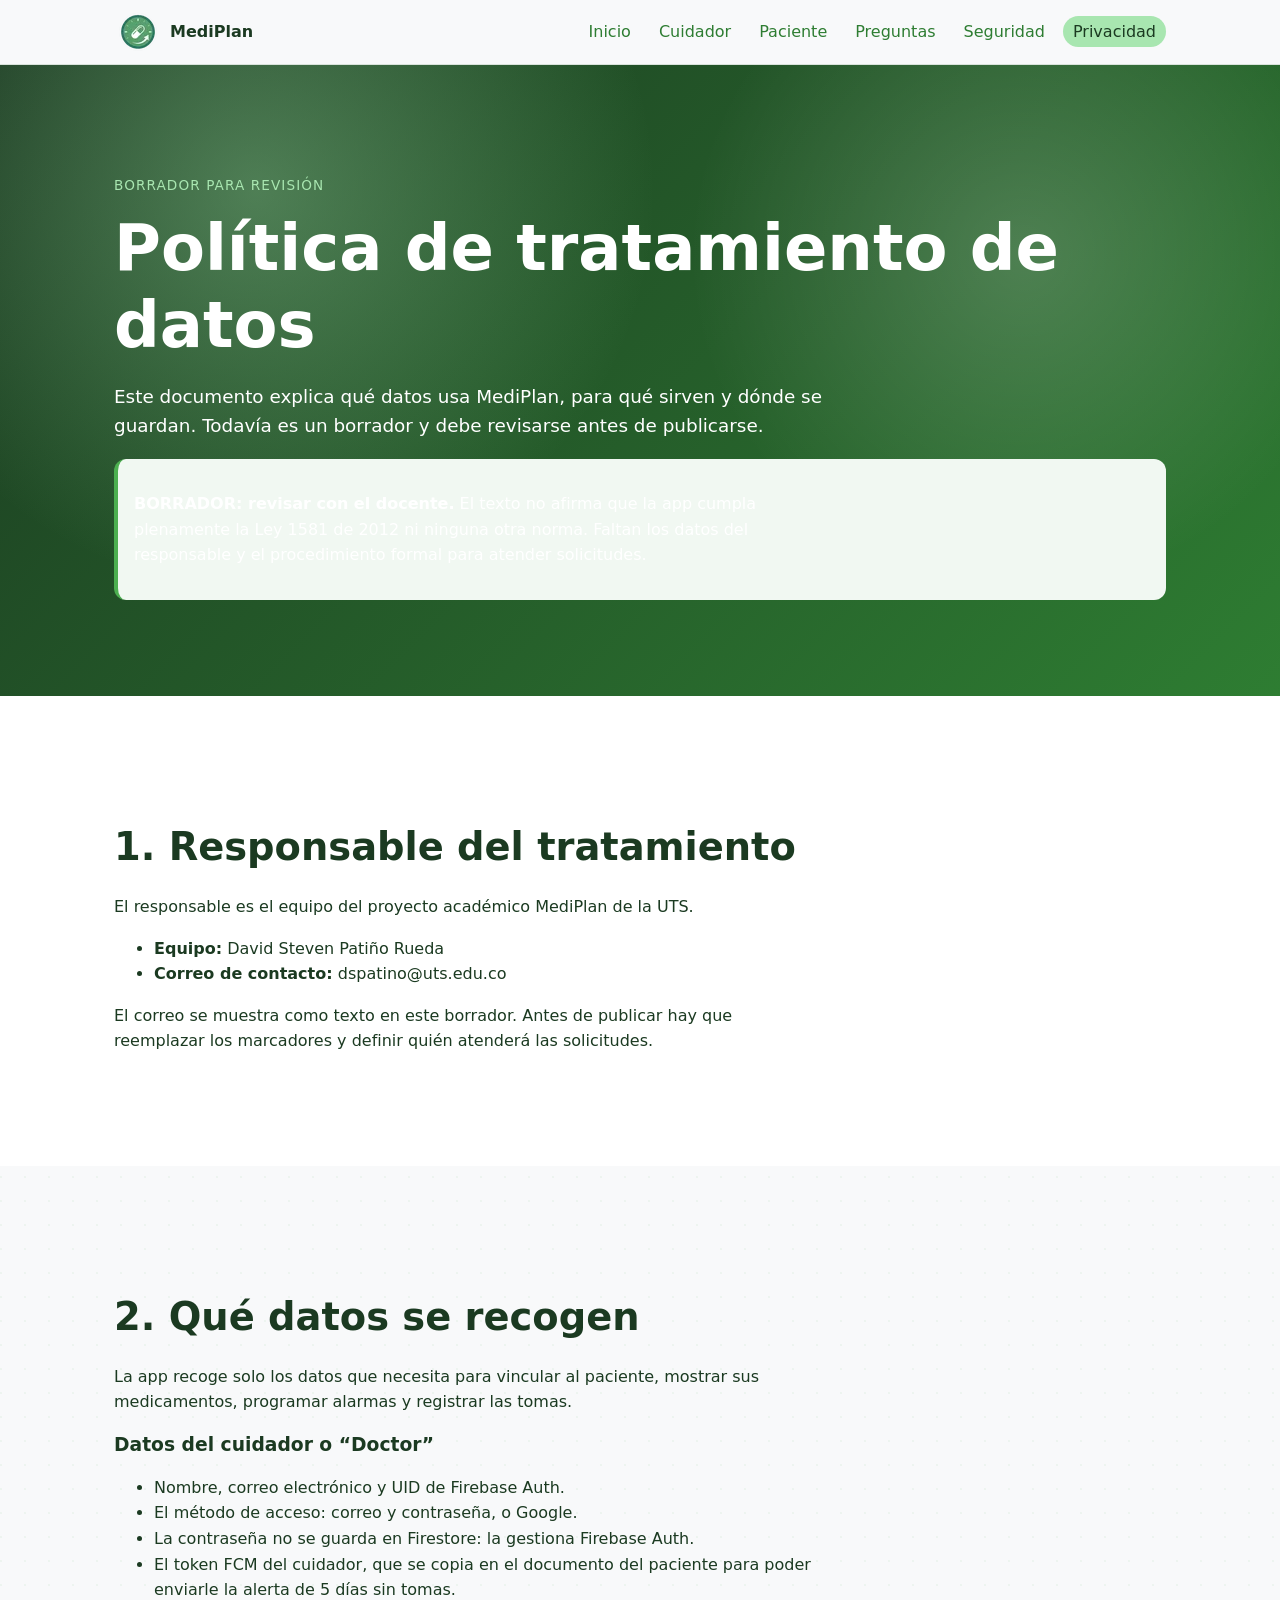
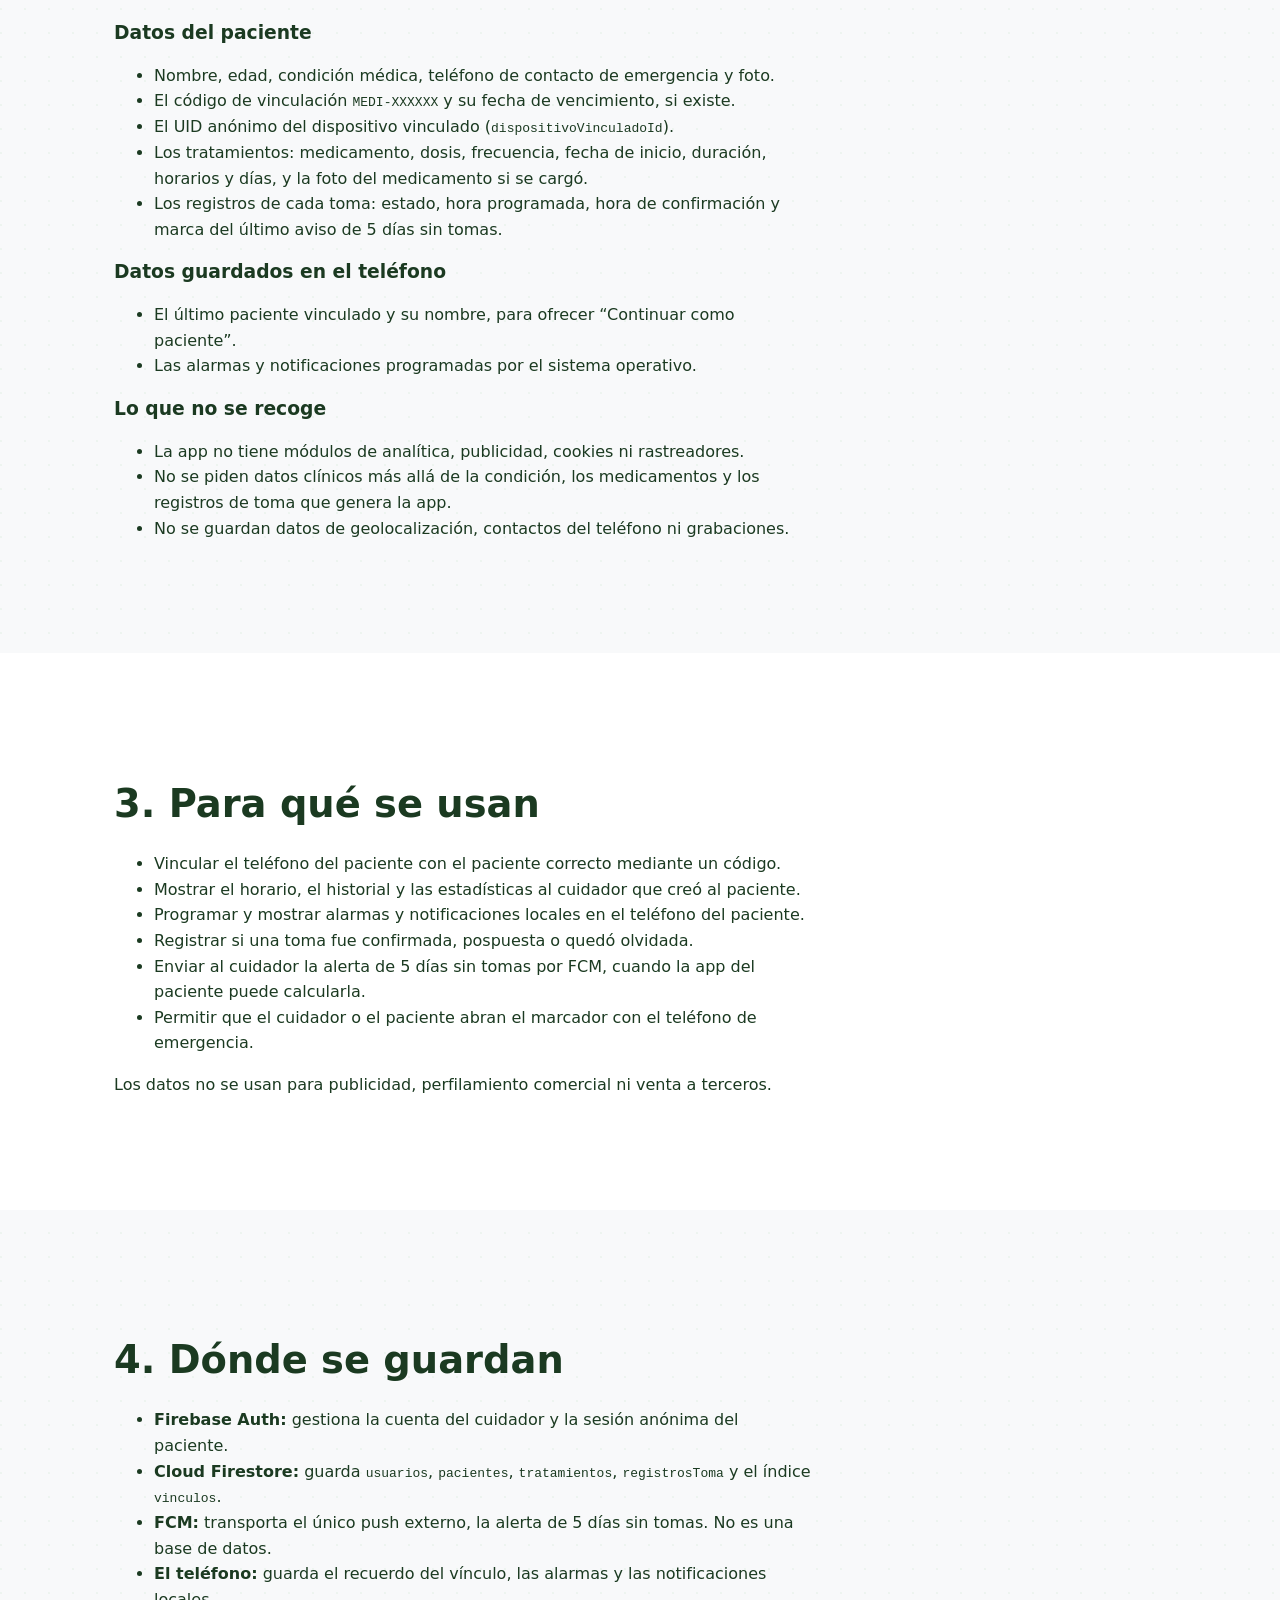
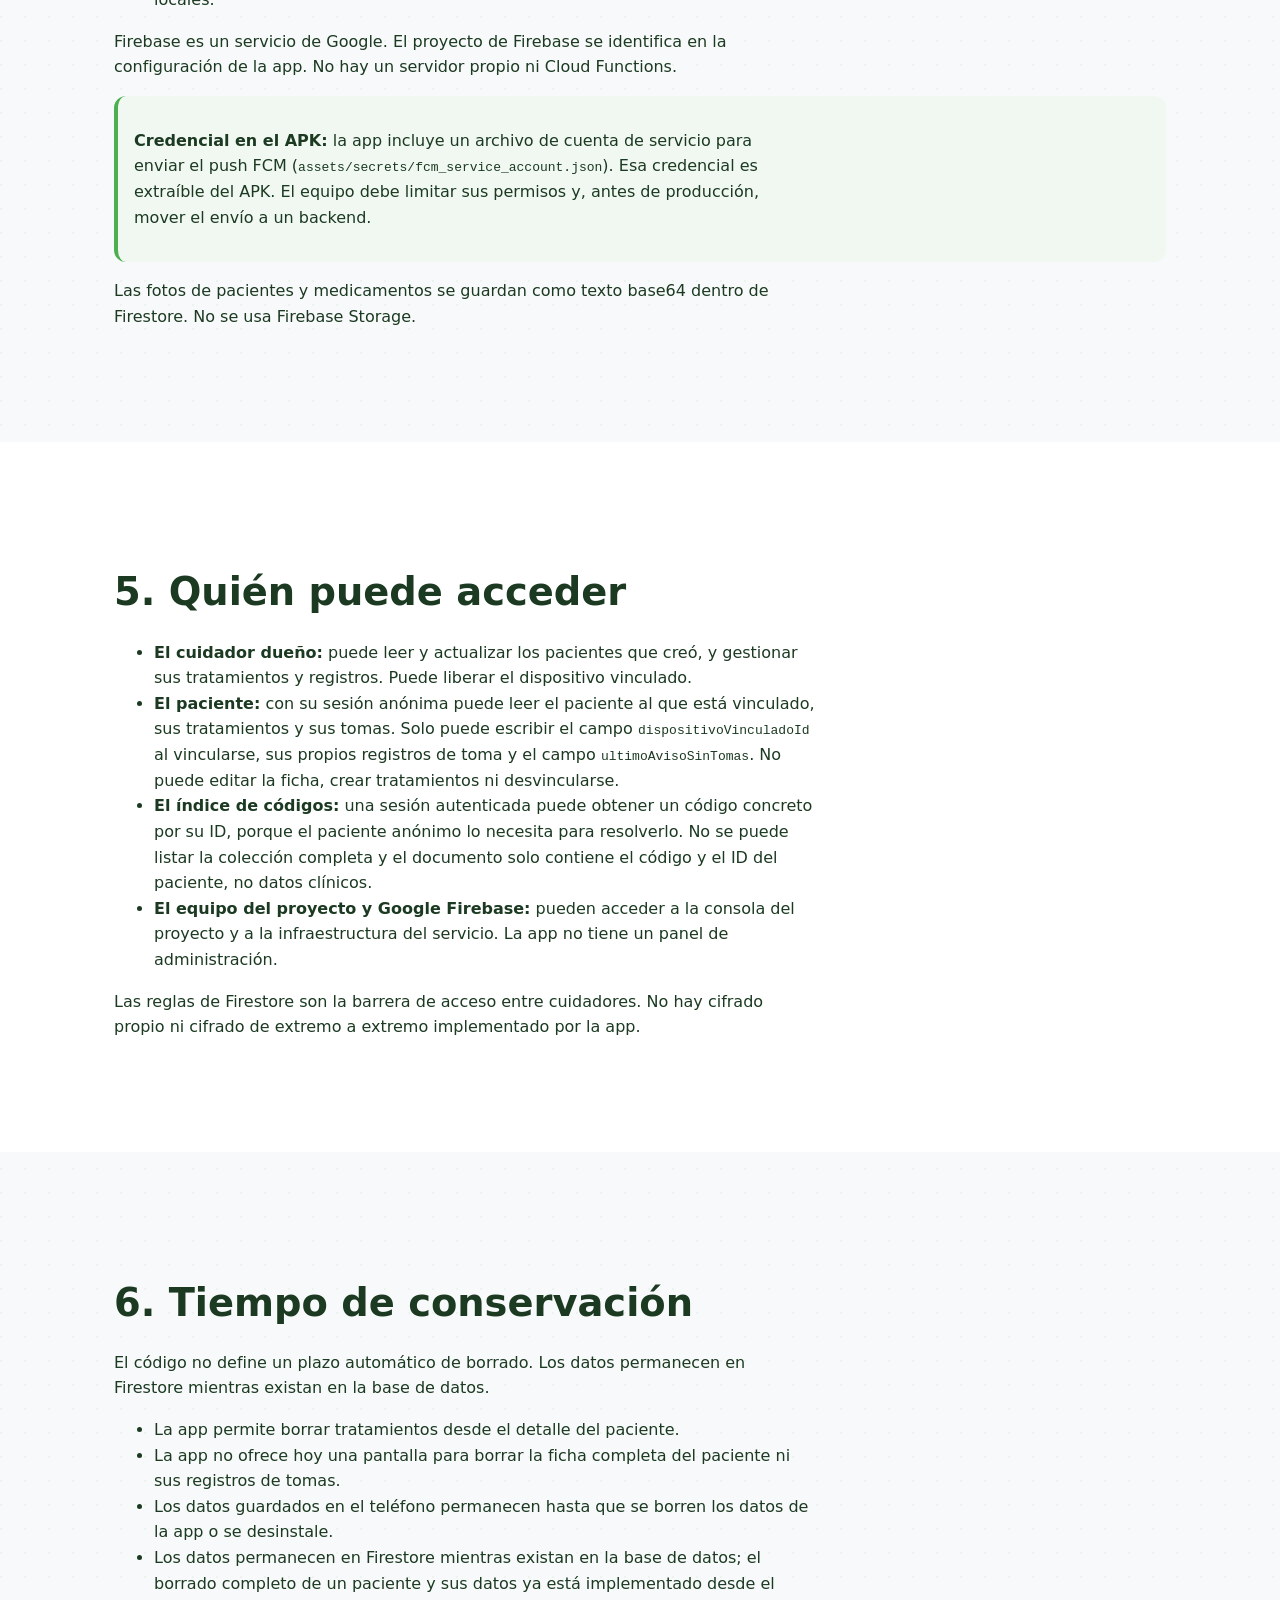
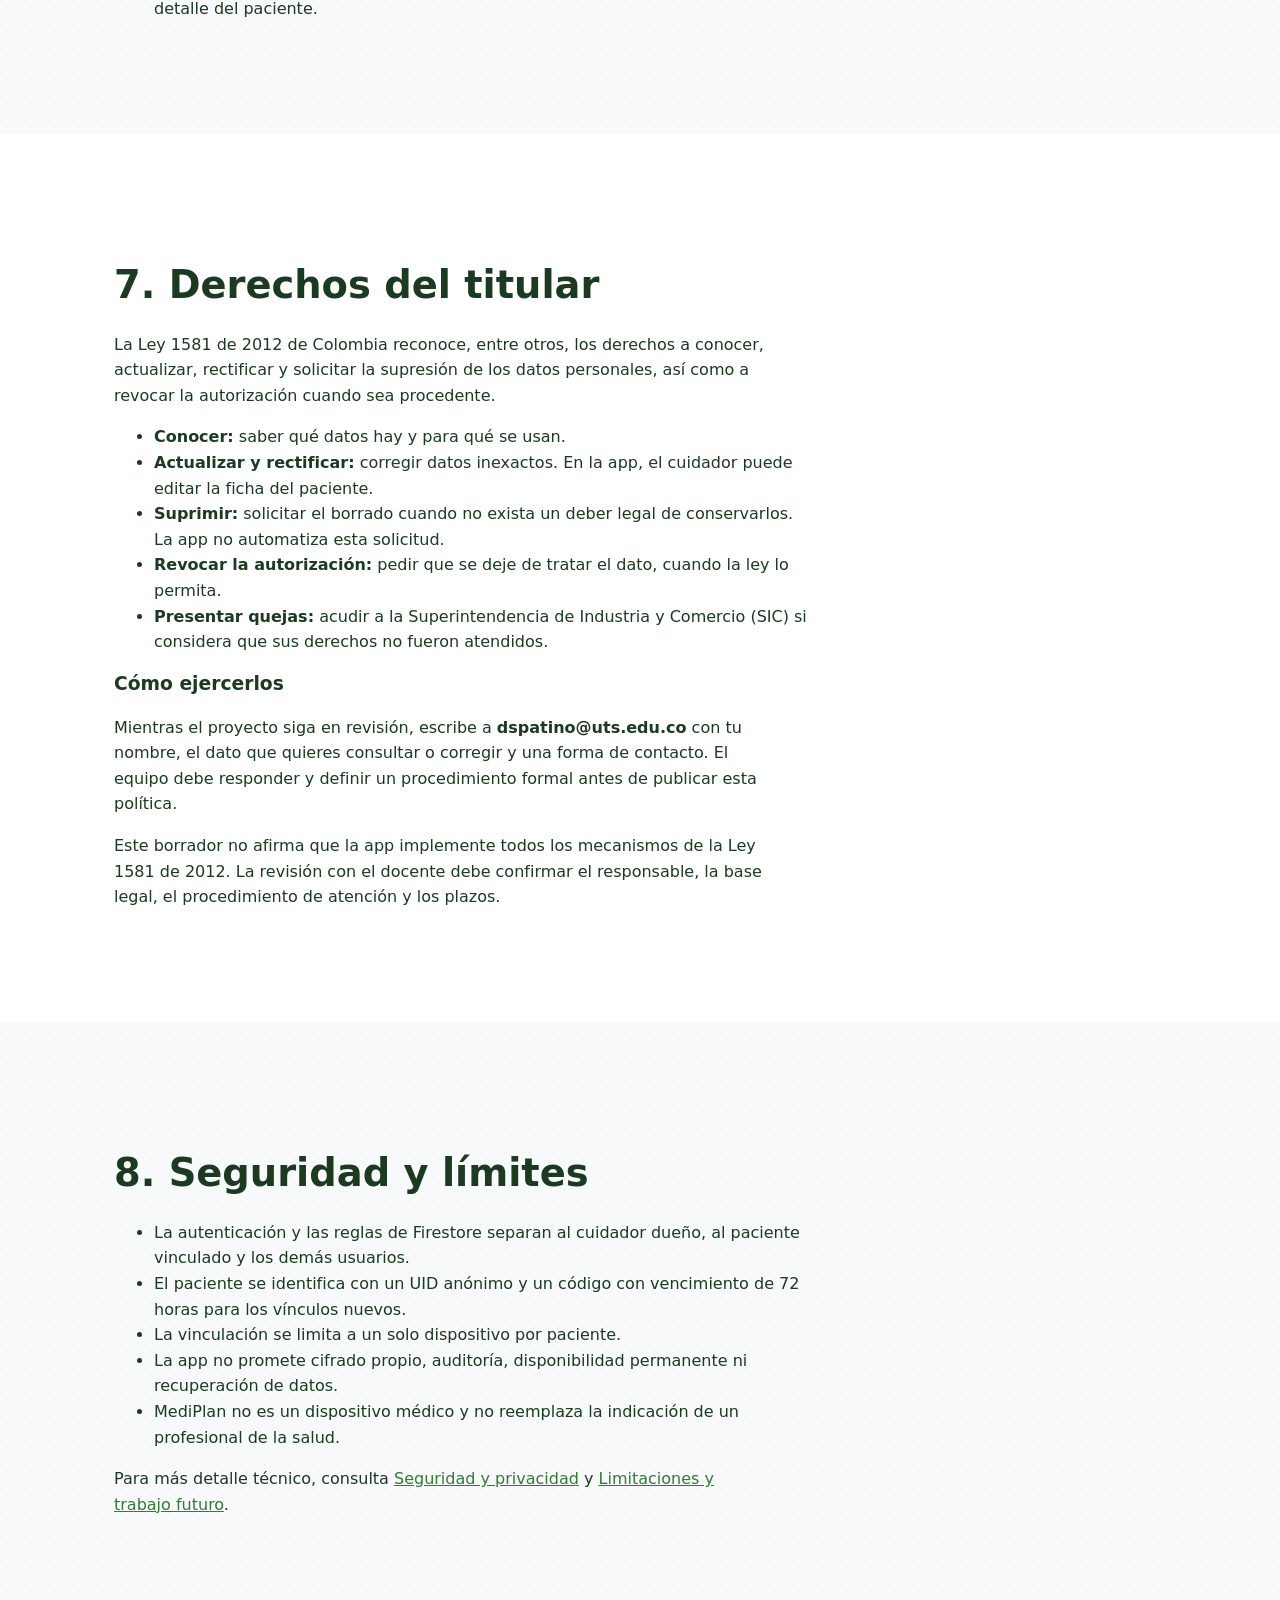
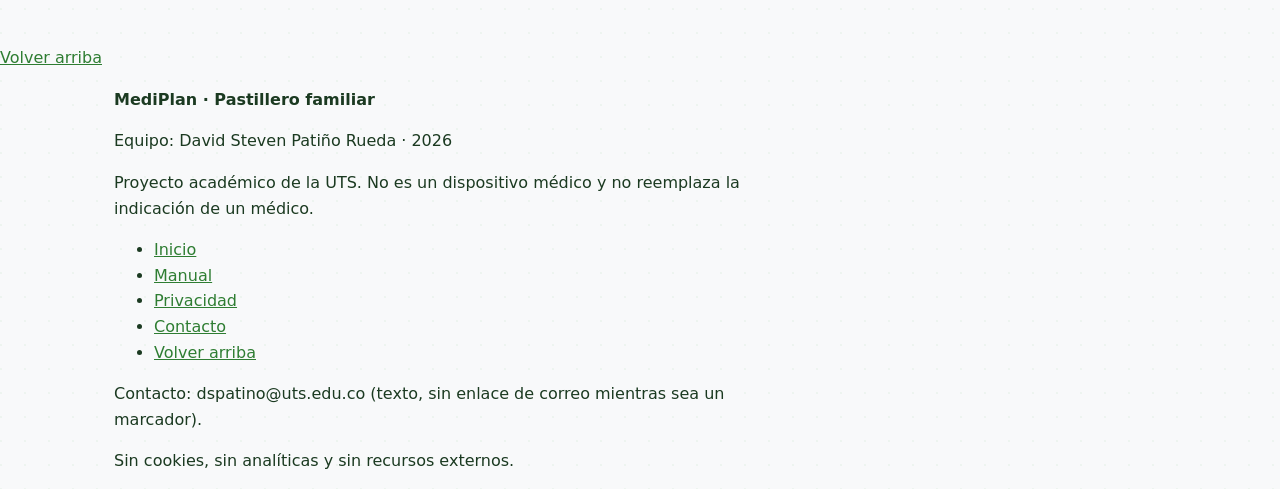
<file: docs/privacidad.html>
﻿<!DOCTYPE html>
<html lang="es">
<head>
  <meta charset="utf-8">
<!-- BORRADOR: revisar con el docente -->
<!--
  MediPlan · Política de tratamiento de datos (borrador)
  ======================================================
  Este documento describe únicamente lo que el código permite y guarda.
  Antes de publicar, completa David Steven Patiño Rueda y dspatino@uts.edu.co
  y revisa el texto con el docente. No afirma cumplimiento pleno de la
  Ley 1581 de 2012 ni de otras normas.
-->
  <meta name="viewport" content="width=device-width, initial-scale=1">
  <meta name="color-scheme" content="light dark">
  <meta name="description" content="Borrador de la política de tratamiento de datos de MediPlan: qué datos se recogen, para qué, dónde se guardan y cómo ejercer los derechos.">
  <meta name="theme-color" content="#A8E6B0">
  <link rel="canonical" href="https://mediplan-35953.web.app/privacidad">
  <title>Privacidad · MediPlan</title>
  <link rel="icon" href="favicon.ico" sizes="any">
  <link rel="icon" href="favicon.svg" type="image/svg+xml">
  <link rel="apple-touch-icon" href="apple-touch-icon.png" sizes="180x180">
  <link rel="manifest" href="manifest.webmanifest">
  <meta property="og:type" content="article">
  <meta property="og:site_name" content="MediPlan">
  <meta property="og:title" content="Privacidad · MediPlan">
  <meta property="og:description" content="Borrador de la política de tratamiento de datos de MediPlan: qué datos se recogen, para qué, dónde se guardan y cómo ejercer los derechos.">
  <meta property="og:url" content="https://mediplan-35953.web.app/privacidad">
  <meta property="og:image" content="https://mediplan-35953.web.app/img/og.png">
  <meta property="og:image:type" content="image/png">
  <meta property="og:image:width" content="1200">
  <meta property="og:image:height" content="630">
  <meta property="og:image:alt" content="Logo de MediPlan y el texto: el cuidador arma el plan, el paciente confirma cada toma.">
  <meta property="og:locale" content="es_CO">
  <meta name="twitter:card" content="summary_large_image">
  <meta name="twitter:title" content="Privacidad · MediPlan">
  <meta name="twitter:description" content="Borrador de la política de tratamiento de datos de MediPlan: qué datos se recogen, para qué, dónde se guardan y cómo ejercer los derechos.">
  <meta name="twitter:image" content="https://mediplan-35953.web.app/img/og.png">
  <meta name="twitter:image:alt" content="Logo de MediPlan y el texto: el cuidador arma el plan, el paciente confirma cada toma.">
  <link rel="stylesheet" href="styles.min.css">
</head>
<body id="top">
  <a class="skip-link" href="#contenido">Saltar al contenido</a>

  <header class="site-header">
    <div class="wrap header-inner">
      <a class="brand" href="index.html" aria-label="MediPlan, volver al inicio">
        <picture>
          <source type="image/webp" srcset="img/logo-48.webp 1x, img/logo-96.webp 2x">
          <img src="img/logo-48.png" srcset="img/logo-48.png 1x, img/logo-96.png 2x" alt="Logo de MediPlan: reloj verde con una cápsula y una flecha circular" width="48" height="48" decoding="async">
        </picture>
        <span>MediPlan</span>
      </a>

      <details class="menu-movil">
        <summary>Menú</summary>
        <nav aria-label="Navegación principal en móvil">
          <ul class="nav-list">
            <li><a href="index.html">Inicio</a></li>
            <li><a href="index.html#manual-cuidador">Cuidador</a></li>
            <li><a href="index.html#manual-paciente">Paciente</a></li>
            <li><a href="index.html#faq">Preguntas</a></li>
            <li><a href="index.html#privacidad">Seguridad</a></li>
            <li><a href="privacidad.html" aria-current="page">Privacidad</a></li>
          </ul>
        </nav>
      </details>

      <nav class="nav-desktop" aria-label="Navegación principal">
        <ul class="nav-list">
          <li><a href="index.html">Inicio</a></li>
          <li><a href="index.html#manual-cuidador">Cuidador</a></li>
          <li><a href="index.html#manual-paciente">Paciente</a></li>
          <li><a href="index.html#faq">Preguntas</a></li>
          <li><a href="index.html#privacidad">Seguridad</a></li>
          <li><a href="privacidad.html" aria-current="page">Privacidad</a></li>
        </ul>
      </nav>
    </div>
  </header>

  <main id="contenido">
    <section class="hero page-hero" aria-labelledby="privacidad-titulo">
      <div class="wrap">
        <p class="eyebrow">Borrador para revisión</p>
        <h1 id="privacidad-titulo">Política de tratamiento de datos</h1>
        <p class="lead">Este documento explica qué datos usa MediPlan, para qué sirven y dónde se guardan. Todavía es un borrador y debe revisarse antes de publicarse.</p>
        <div class="callout callout-warning">
          <p><strong>BORRADOR: revisar con el docente.</strong> El texto no afirma que la app cumpla plenamente la Ley 1581 de 2012 ni ninguna otra norma. Faltan los datos del responsable y el procedimiento formal para atender solicitudes.</p>
        </div>
      </div>
    </section>

    <section class="section" aria-labelledby="responsable-titulo">
      <div class="wrap">
        <h2 id="responsable-titulo">1. Responsable del tratamiento</h2>
        <p>El responsable es el equipo del proyecto académico MediPlan de la UTS.</p>
        <ul>
          <li><strong>Equipo:</strong> David Steven Patiño Rueda</li>
          <li><strong>Correo de contacto:</strong> dspatino@uts.edu.co</li>
        </ul>
        <p>El correo se muestra como texto en este borrador. Antes de publicar hay que reemplazar los marcadores y definir quién atenderá las solicitudes.</p>
      </div>
    </section>

    <section class="section" aria-labelledby="datos-titulo">
      <div class="wrap">
        <h2 id="datos-titulo">2. Qué datos se recogen</h2>
        <p>La app recoge solo los datos que necesita para vincular al paciente, mostrar sus medicamentos, programar alarmas y registrar las tomas.</p>

        <h3>Datos del cuidador o “Doctor”</h3>
        <ul>
          <li>Nombre, correo electrónico y UID de Firebase Auth.</li>
          <li>El método de acceso: correo y contraseña, o Google.</li>
          <li>La contraseña no se guarda en Firestore: la gestiona Firebase Auth.</li>
          <li>El token FCM del cuidador, que se copia en el documento del paciente para poder enviarle la alerta de 5 días sin tomas.</li>
        </ul>

        <h3>Datos del paciente</h3>
        <ul>
          <li>Nombre, edad, condición médica, teléfono de contacto de emergencia y foto.</li>
          <li>El código de vinculación <code>MEDI-XXXXXX</code> y su fecha de vencimiento, si existe.</li>
          <li>El UID anónimo del dispositivo vinculado (<code>dispositivoVinculadoId</code>).</li>
          <li>Los tratamientos: medicamento, dosis, frecuencia, fecha de inicio, duración, horarios y días, y la foto del medicamento si se cargó.</li>
          <li>Los registros de cada toma: estado, hora programada, hora de confirmación y marca del último aviso de 5 días sin tomas.</li>
        </ul>

        <h3>Datos guardados en el teléfono</h3>
        <ul>
          <li>El último paciente vinculado y su nombre, para ofrecer “Continuar como paciente”.</li>
          <li>Las alarmas y notificaciones programadas por el sistema operativo.</li>
        </ul>

        <h3>Lo que no se recoge</h3>
        <ul>
          <li>La app no tiene módulos de analítica, publicidad, cookies ni rastreadores.</li>
          <li>No se piden datos clínicos más allá de la condición, los medicamentos y los registros de toma que genera la app.</li>
          <li>No se guardan datos de geolocalización, contactos del teléfono ni grabaciones.</li>
        </ul>
      </div>
    </section>

    <section class="section" aria-labelledby="finalidad-titulo">
      <div class="wrap">
        <h2 id="finalidad-titulo">3. Para qué se usan</h2>
        <ul>
          <li>Vincular el teléfono del paciente con el paciente correcto mediante un código.</li>
          <li>Mostrar el horario, el historial y las estadísticas al cuidador que creó al paciente.</li>
          <li>Programar y mostrar alarmas y notificaciones locales en el teléfono del paciente.</li>
          <li>Registrar si una toma fue confirmada, pospuesta o quedó olvidada.</li>
          <li>Enviar al cuidador la alerta de 5 días sin tomas por FCM, cuando la app del paciente puede calcularla.</li>
          <li>Permitir que el cuidador o el paciente abran el marcador con el teléfono de emergencia.</li>
        </ul>
        <p>Los datos no se usan para publicidad, perfilamiento comercial ni venta a terceros.</p>
      </div>
    </section>

    <section class="section" aria-labelledby="donde-titulo">
      <div class="wrap">
        <h2 id="donde-titulo">4. Dónde se guardan</h2>
        <ul>
          <li><strong>Firebase Auth:</strong> gestiona la cuenta del cuidador y la sesión anónima del paciente.</li>
          <li><strong>Cloud Firestore:</strong> guarda <code>usuarios</code>, <code>pacientes</code>, <code>tratamientos</code>, <code>registrosToma</code> y el índice <code>vinculos</code>.</li>
          <li><strong>FCM:</strong> transporta el único push externo, la alerta de 5 días sin tomas. No es una base de datos.</li>
          <li><strong>El teléfono:</strong> guarda el recuerdo del vínculo, las alarmas y las notificaciones locales.</li>
        </ul>
        <p>Firebase es un servicio de Google. El proyecto de Firebase se identifica en la configuración de la app. No hay un servidor propio ni Cloud Functions.</p>
        <div class="callout callout-warning">
          <p><strong>Credencial en el APK:</strong> la app incluye un archivo de cuenta de servicio para enviar el push FCM (<code>assets/secrets/fcm_service_account.json</code>). Esa credencial es extraíble del APK. El equipo debe limitar sus permisos y, antes de producción, mover el envío a un backend.</p>
        </div>
        <p>Las fotos de pacientes y medicamentos se guardan como texto base64 dentro de Firestore. No se usa Firebase Storage.</p>
      </div>
    </section>

    <section class="section" aria-labelledby="acceso-titulo">
      <div class="wrap">
        <h2 id="acceso-titulo">5. Quién puede acceder</h2>
        <ul>
          <li><strong>El cuidador dueño:</strong> puede leer y actualizar los pacientes que creó, y gestionar sus tratamientos y registros. Puede liberar el dispositivo vinculado.</li>
          <li><strong>El paciente:</strong> con su sesión anónima puede leer el paciente al que está vinculado, sus tratamientos y sus tomas. Solo puede escribir el campo <code>dispositivoVinculadoId</code> al vincularse, sus propios registros de toma y el campo <code>ultimoAvisoSinTomas</code>. No puede editar la ficha, crear tratamientos ni desvincularse.</li>
          <li><strong>El índice de códigos:</strong> una sesión autenticada puede obtener un código concreto por su ID, porque el paciente anónimo lo necesita para resolverlo. No se puede listar la colección completa y el documento solo contiene el código y el ID del paciente, no datos clínicos.</li>
          <li><strong>El equipo del proyecto y Google Firebase:</strong> pueden acceder a la consola del proyecto y a la infraestructura del servicio. La app no tiene un panel de administración.</li>
        </ul>
        <p>Las reglas de Firestore son la barrera de acceso entre cuidadores. No hay cifrado propio ni cifrado de extremo a extremo implementado por la app.</p>
      </div>
    </section>

    <section class="section" aria-labelledby="conservacion-titulo">
      <div class="wrap">
        <h2 id="conservacion-titulo">6. Tiempo de conservación</h2>
        <p>El código no define un plazo automático de borrado. Los datos permanecen en Firestore mientras existan en la base de datos.</p>
        <ul>
          <li>La app permite borrar tratamientos desde el detalle del paciente.</li>
          <li>La app no ofrece hoy una pantalla para borrar la ficha completa del paciente ni sus registros de tomas.</li>
          <li>Los datos guardados en el teléfono permanecen hasta que se borren los datos de la app o se desinstale.</li>
          <li>Los datos permanecen en Firestore mientras existan en la base de datos; el borrado completo de un paciente y sus datos ya está implementado desde el detalle del paciente.</li>
        </ul>
      </div>
    </section>

    <section class="section" aria-labelledby="derechos-titulo">
      <div class="wrap">
        <h2 id="derechos-titulo">7. Derechos del titular</h2>
        <p>La Ley 1581 de 2012 de Colombia reconoce, entre otros, los derechos a conocer, actualizar, rectificar y solicitar la supresión de los datos personales, así como a revocar la autorización cuando sea procedente.</p>
        <ul>
          <li><strong>Conocer:</strong> saber qué datos hay y para qué se usan.</li>
          <li><strong>Actualizar y rectificar:</strong> corregir datos inexactos. En la app, el cuidador puede editar la ficha del paciente.</li>
          <li><strong>Suprimir:</strong> solicitar el borrado cuando no exista un deber legal de conservarlos. La app no automatiza esta solicitud.</li>
          <li><strong>Revocar la autorización:</strong> pedir que se deje de tratar el dato, cuando la ley lo permita.</li>
          <li><strong>Presentar quejas:</strong> acudir a la Superintendencia de Industria y Comercio (SIC) si considera que sus derechos no fueron atendidos.</li>
        </ul>

        <h3>Cómo ejercerlos</h3>
        <p>Mientras el proyecto siga en revisión, escribe a <strong>dspatino@uts.edu.co</strong> con tu nombre, el dato que quieres consultar o corregir y una forma de contacto. El equipo debe responder y definir un procedimiento formal antes de publicar esta política.</p>
        <p>Este borrador no afirma que la app implemente todos los mecanismos de la Ley 1581 de 2012. La revisión con el docente debe confirmar el responsable, la base legal, el procedimiento de atención y los plazos.</p>
      </div>
    </section>

    <section class="section" aria-labelledby="seguridad-titulo">
      <div class="wrap">
        <h2 id="seguridad-titulo">8. Seguridad y límites</h2>
        <ul>
          <li>La autenticación y las reglas de Firestore separan al cuidador dueño, al paciente vinculado y los demás usuarios.</li>
          <li>El paciente se identifica con un UID anónimo y un código con vencimiento de 72 horas para los vínculos nuevos.</li>
          <li>La vinculación se limita a un solo dispositivo por paciente.</li>
          <li>La app no promete cifrado propio, auditoría, disponibilidad permanente ni recuperación de datos.</li>
          <li>MediPlan no es un dispositivo médico y no reemplaza la indicación de un profesional de la salud.</li>
        </ul>
        <p>Para más detalle técnico, consulta <a href="index.html#privacidad">Seguridad y privacidad</a> y <a href="index.html#limitaciones">Limitaciones y trabajo futuro</a>.</p>
      </div>
    </section>

    <p class="back-to-top"><a href="#top">Volver arriba</a></p>
  </main>

  <footer class="site-footer">
    <div class="wrap">
      <p><strong>MediPlan · Pastillero familiar</strong></p>
      <p>Equipo: David Steven Patiño Rueda · 2026</p>
      <p>Proyecto académico de la UTS. No es un dispositivo médico y no reemplaza la indicación de un médico.</p>
      <nav aria-label="Navegación del pie de página">
        <ul class="footer-nav">
          <li><a href="index.html">Inicio</a></li>
          <li><a href="index.html#manual-cuidador">Manual</a></li>
          <li><a href="privacidad.html">Privacidad</a></li>
          <li><a href="index.html#creditos">Contacto</a></li>
          <li><a href="#top">Volver arriba</a></li>
        </ul>
      </nav>
      <p>Contacto: dspatino@uts.edu.co (texto, sin enlace de correo mientras sea un marcador).</p>
      <p>Sin cookies, sin analíticas y sin recursos externos.</p>
    </div>
  </footer>
</body>
</html>
</file>
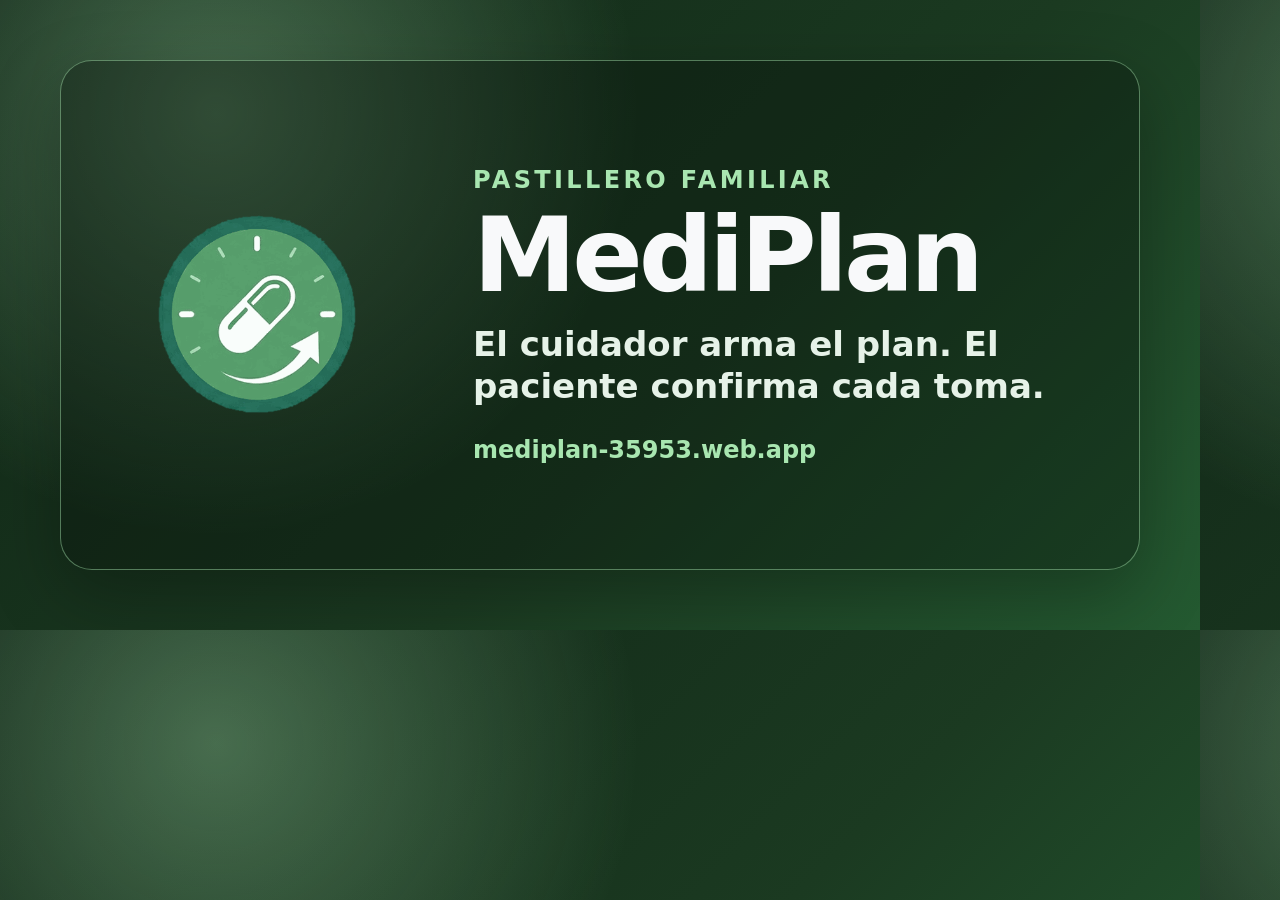
<file: tools/og-image.html>
<!DOCTYPE html>
<html lang="es">
<head>
  <meta charset="utf-8">
  <title>MediPlan · imagen Open Graph</title>
  <style>
    * { box-sizing: border-box; }
    html, body { margin: 0; width: 1200px; height: 630px; overflow: hidden; }
    body {
      display: grid;
      place-items: center;
      background:
        radial-gradient(circle at 18% 18%, rgba(168, 230, 176, 0.35), transparent 38%),
        linear-gradient(135deg, #102516 0%, #1B3A21 58%, #245A31 100%);
      color: #F8F9FA;
      font-family: system-ui, -apple-system, "Segoe UI", Roboto, "Helvetica Neue", Arial, sans-serif;
    }
    .card {
      display: grid;
      grid-template-columns: 300px 1fr;
      gap: 56px;
      align-items: center;
      width: 1080px;
      height: 510px;
      padding: 48px 56px;
      border: 1px solid rgba(168, 230, 176, 0.45);
      border-radius: 32px;
      background: rgba(8, 16, 9, 0.35);
      box-shadow: 0 24px 70px rgba(0, 0, 0, 0.28);
    }
    img { display: block; width: 280px; height: 280px; object-fit: contain; }
    p { margin: 0; }
    .eyebrow {
      color: #A8E6B0;
      font-size: 24px;
      font-weight: 800;
      letter-spacing: 0.14em;
      text-transform: uppercase;
    }
    h1 {
      margin: 12px 0 18px;
      font-size: 104px;
      line-height: 0.95;
      letter-spacing: -0.04em;
    }
    .lead {
      max-width: 620px;
      color: #E6F2E8;
      font-size: 34px;
      font-weight: 650;
      line-height: 1.25;
    }
    .meta {
      margin-top: 28px;
      color: #A8E6B0;
      font-size: 24px;
      font-weight: 700;
    }
  </style>
</head>
<body>
  <div class="card">
    <img src="../docs/img/logo-440.png" width="440" height="440" alt="Logo de MediPlan">
    <div>
      <p class="eyebrow">Pastillero familiar</p>
      <h1>MediPlan</h1>
      <p class="lead">El cuidador arma el plan. El paciente confirma cada toma.</p>
      <p class="meta">mediplan-35953.web.app</p>
    </div>
  </div>
</body>
</html>
</file>
<file: docs/styles.min.css>
﻿/* MediPlan landing */
:root {
  --color-brand: #4CAF50;
  --color-brand-dark: #1B3A21;
  --color-brand-mid: #2E7D32;
  --color-brand-soft: #A8E6B0;
  --color-bg: #F8F9FA;
  --color-surface: #FFFFFF;
  --color-text: #1B3A21;
  --color-muted: #4A5A4F;
  --color-border: #D9E3DB;
  --color-accent: #2E7D32;
  --color-warm: #F59E0B;
  --space-1: 8px;
  --space-2: 16px;
  --space-3: 24px;
  --space-4: 48px;
  --space-5: 96px;
  --radius: 12px;
  --shadow: 0 10px 30px rgba(27, 58, 33, 0.08);
  --measure: 65ch;
  --font: system-ui, -apple-system, "Segoe UI", Roboto, "Helvetica Neue", Arial, sans-serif;
}

* { box-sizing: border-box; }
html { scroll-behavior: smooth; }
@media (prefers-reduced-motion: reduce) { html { scroll-behavior: auto; } }
body {
  margin: 0;
  font-family: var(--font);
  background:
    radial-gradient(circle at 1px 1px, rgba(76, 175, 80, 0.06) 1px, transparent 0),
    var(--color-bg);
  background-size: 24px 24px;
  color: var(--color-text);
  line-height: 1.6;
  overflow-x: hidden;
}
img, picture, svg { max-width: 100%; height: auto; display: block; }
a { color: var(--color-accent); }
a:focus-visible, button:focus-visible, summary:focus-visible {
  outline: 3px solid var(--color-brand);
  outline-offset: 3px;
}
.skip-link {
  position: absolute;
  left: -9999px;
  top: var(--space-1);
}
.skip-link:focus { left: var(--space-2); }

.wrap { width: min(1100px, 100%); padding-inline: 24px; margin-inline: auto; }

.site-header {
  position: sticky;
  top: 0;
  z-index: 10;
  background: rgba(248, 249, 250, 0.94);
  backdrop-filter: blur(8px);
  border-bottom: 1px solid var(--color-border);
}
.header-inner {
  display: flex;
  align-items: center;
  justify-content: space-between;
  gap: var(--space-2);
  min-height: 64px;
}
.brand { display: flex; align-items: center; gap: var(--space-1); font-weight: 700; text-decoration: none; color: var(--color-text); }
.nav-desktop { display: none; }
.menu-movil { display: block; }
.nav-list { list-style: none; margin: 0; padding: 0; display: flex; flex-wrap: wrap; gap: var(--space-1); align-items: center; }
.nav-list a { text-decoration: none; padding: 6px 10px; border-radius: 999px; }
.nav-list a[aria-current="page"] { background: var(--color-brand-soft); color: var(--color-brand-dark); }
.nav-more { position: relative; }
.nav-more summary { cursor: pointer; list-style: none; padding: 6px 10px; display: inline-flex; align-items: center; gap: 4px; }
.nav-more summary::after { content: "▾"; font-size: .8em; }
.nav-more summary::-webkit-details-marker { display: none; }
.nav-more ul { position: absolute; right: 0; top: 100%; background: var(--color-surface); border: 1px solid var(--color-border); border-radius: var(--radius); padding: var(--space-1); min-width: 160px; max-width: 240px; box-shadow: var(--shadow); }
.nav-more li { margin: 0; }
.nav-more a { display: block; padding: 8px 10px; border-radius: 8px; }
.nav-more a:hover, .nav-more a:focus { background: #F1F8F2; }

@media (min-width: 768px) {
  .menu-movil { display: none; }
  .nav-desktop { display: block; }
}

.hero { padding: var(--space-5) 0; background: radial-gradient(circle at 20% 20%, rgba(168, 230, 176, 0.35), transparent 35%), radial-gradient(circle at 80% 30%, rgba(255, 255, 255, 0.18), transparent 30%), linear-gradient(135deg, #1B3A21, #2E7D32); color: #fff; }
.hero-grid { display: grid; grid-template-columns: 1fr; gap: var(--space-4); align-items: center; }
@media (min-width: 768px) { .hero-grid { grid-template-columns: 1fr 1fr; } }
.eyebrow { text-transform: uppercase; letter-spacing: .08em; font-size: .85rem; color: var(--color-brand-soft); }
.hero h1 { font-size: clamp(2.2rem, 6vw, 4rem); margin: .25rem 0 1rem; }
.lead { font-size: 1.15rem; max-width: var(--measure); }
.actions { display: flex; flex-wrap: wrap; gap: var(--space-2); margin-top: var(--space-3); }
.btn { display: inline-flex; align-items: center; justify-content: center; min-height: 44px; padding: 0 var(--space-3); border-radius: 999px; text-decoration: none; font-weight: 600; border: 2px solid transparent; }
.btn-primary { background: var(--color-brand-soft); color: var(--color-brand-dark); }
.btn-secondary { border-color: #fff; color: #fff; background: transparent; }
.hero-art { justify-self: center; width: min(360px, 100%); }
.hero-art img { border-radius: 28px; box-shadow: var(--shadow); aspect-ratio: 360 / 726; object-fit: cover; }
.hero-stats { display: grid; gap: var(--space-2); grid-template-columns: repeat(2, 1fr); margin-top: var(--space-4); }
@media (min-width: 768px) { .hero-stats { grid-template-columns: repeat(4, 1fr); } }
.hero-stat { background: rgba(255,255,255,0.12); border: 1px solid rgba(255,255,255,0.25); border-radius: var(--radius); padding: var(--space-2); color: #fff; }

.section { padding: var(--space-5) 0; }
.section:nth-child(even) { background: #FFFFFF; }
.section.alt { background: #E8F5E9; }
.section.dark { background: #1B3A21; color: #EAF3EC; }
.section.dark h2, .section.dark h3, .section.dark p, .section.dark li { color: #EAF3EC; }
h1, h2, h3 { line-height: 1.2; }
h2 { font-size: clamp(1.6rem, 3vw, 2.4rem); margin-bottom: var(--space-3); }
p, li { max-width: var(--measure); }
.cards { display: grid; gap: var(--space-2); grid-template-columns: 1fr; }
@media (min-width: 768px) { .cards.two { grid-template-columns: 1fr 1fr; } .cards.three { grid-template-columns: repeat(3, 1fr); } }
.card { background: var(--color-surface); border: 1px solid var(--color-border); border-radius: var(--radius); padding: var(--space-3); box-shadow: var(--shadow); }
.callout { border-left: 4px solid var(--color-brand); padding: var(--space-2); background: #F1F8F2; border-radius: var(--radius); }

.grid-two { display: grid; grid-template-columns: 1fr; gap: var(--space-4); align-items: center; }
@media (min-width: 900px) { .grid-two { grid-template-columns: 1fr 1fr; } }
.grid-two.reverse .media { order: -1; }
@media (min-width: 900px) { .grid-two.reverse .media { order: 0; } .grid-two.reverse .text { order: -1; } }

.steps { display: grid; gap: var(--space-2); grid-template-columns: 1fr; }
@media (min-width: 768px) { .steps { grid-template-columns: repeat(3, 1fr); } }
.step { position: relative; padding-top: var(--space-3); background: var(--color-surface); border: 1px solid var(--color-border); border-radius: var(--radius); padding: var(--space-3); box-shadow: var(--shadow); transition: transform .15s ease, box-shadow .15s ease; }
.step:hover, .step:focus-within { transform: translateY(-2px); box-shadow: 0 14px 34px rgba(27, 58, 33, 0.12); }
.step::before { content: attr(data-step); position: absolute; top: var(--space-2); right: var(--space-2); width: 32px; height: 32px; border-radius: 50%; display: grid; place-items: center; background: var(--color-warm); color: #1B3A21; font-weight: 700; }
@media (prefers-reduced-motion: reduce) { .step { transition: none; } .step:hover, .step:focus-within { transform: none; } }

figure { margin: var(--space-3) 0; }
figure img { border-radius: var(--radius); box-shadow: var(--shadow); }
figcaption { color: var(--color-muted); font-size: .9rem; margin-top: var(--space-1); }

details { background: var(--color-surface); border: 1px solid var(--color-border); border-radius: var(--radius); padding: var(--space-2); margin-bottom: var(--space-2); }
summary { cursor: pointer; font-weight: 600; }
.architecture-diagram { width: 100%; max-width: 720px; margin-inline: auto; }
.architecture-diagram rect { fill: var(--color-surface); stroke: var(--color-border); rx: 12; }
.architecture-diagram text { fill: var(--color-text); font-size: 14px; text-anchor: middle; dominant-baseline: middle; }
.architecture-diagram line { stroke: var(--color-brand); stroke-width: 2; }

.timeline { border-left: 2px solid var(--color-border); padding-left: var(--space-3); display: grid; gap: var(--space-3); }
.timeline article { position: relative; }
.timeline article::before { content: ""; position: absolute; left: -25px; top: 6px; width: 12px; height: 12px; border-radius: 50%; background: var(--color-brand); }

.footer-grid { display: grid; gap: var(--space-3); grid-template-columns: 1fr; }
@media (min-width: 768px) { .footer-grid { grid-template-columns: 1fr 1fr 1fr; } }
.footer { padding: var(--space-4) 0; border-top: 1px solid var(--color-border); color: var(--color-muted); }
.footer nav ul { list-style: none; padding: 0; display: flex; flex-wrap: wrap; gap: var(--space-2); }

@media print {
  .site-header, .menu-movil, .skip-link { display: none; }
  body { background: #fff; color: #000; }
}
</file>
